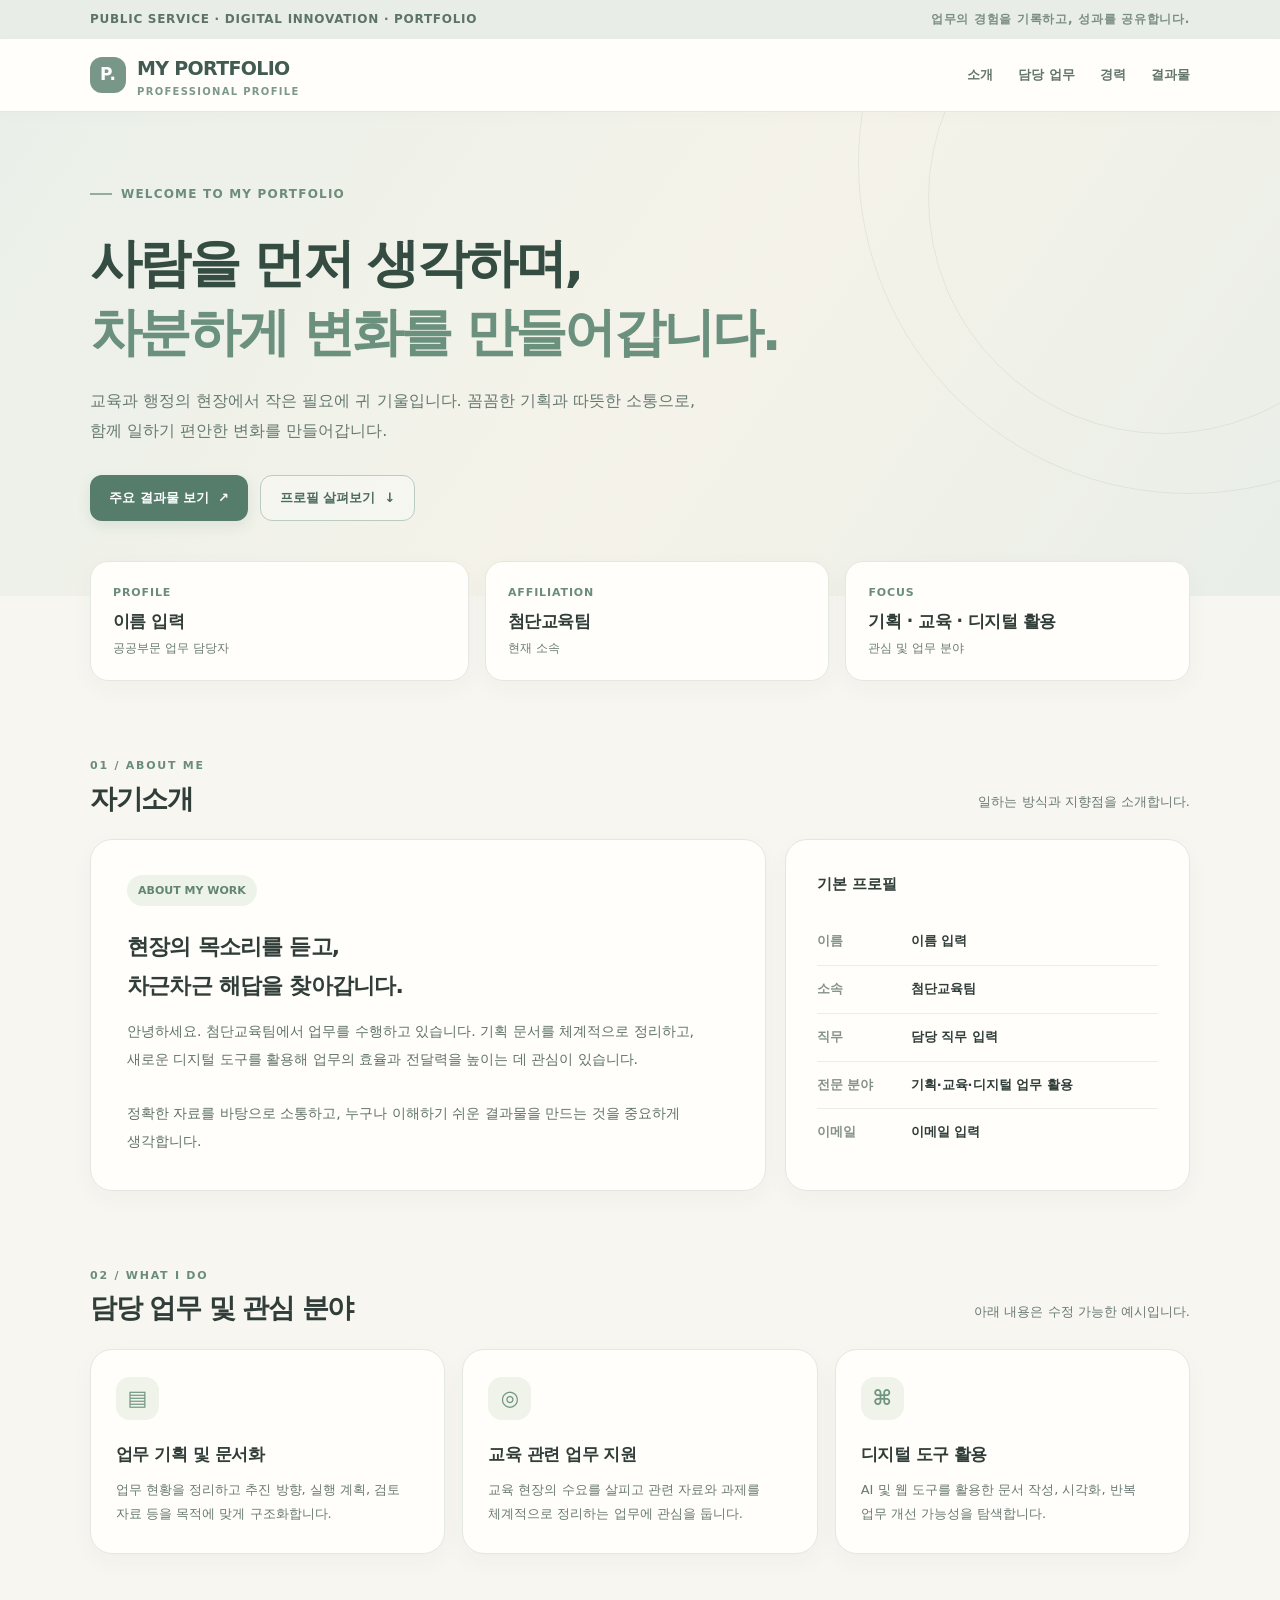
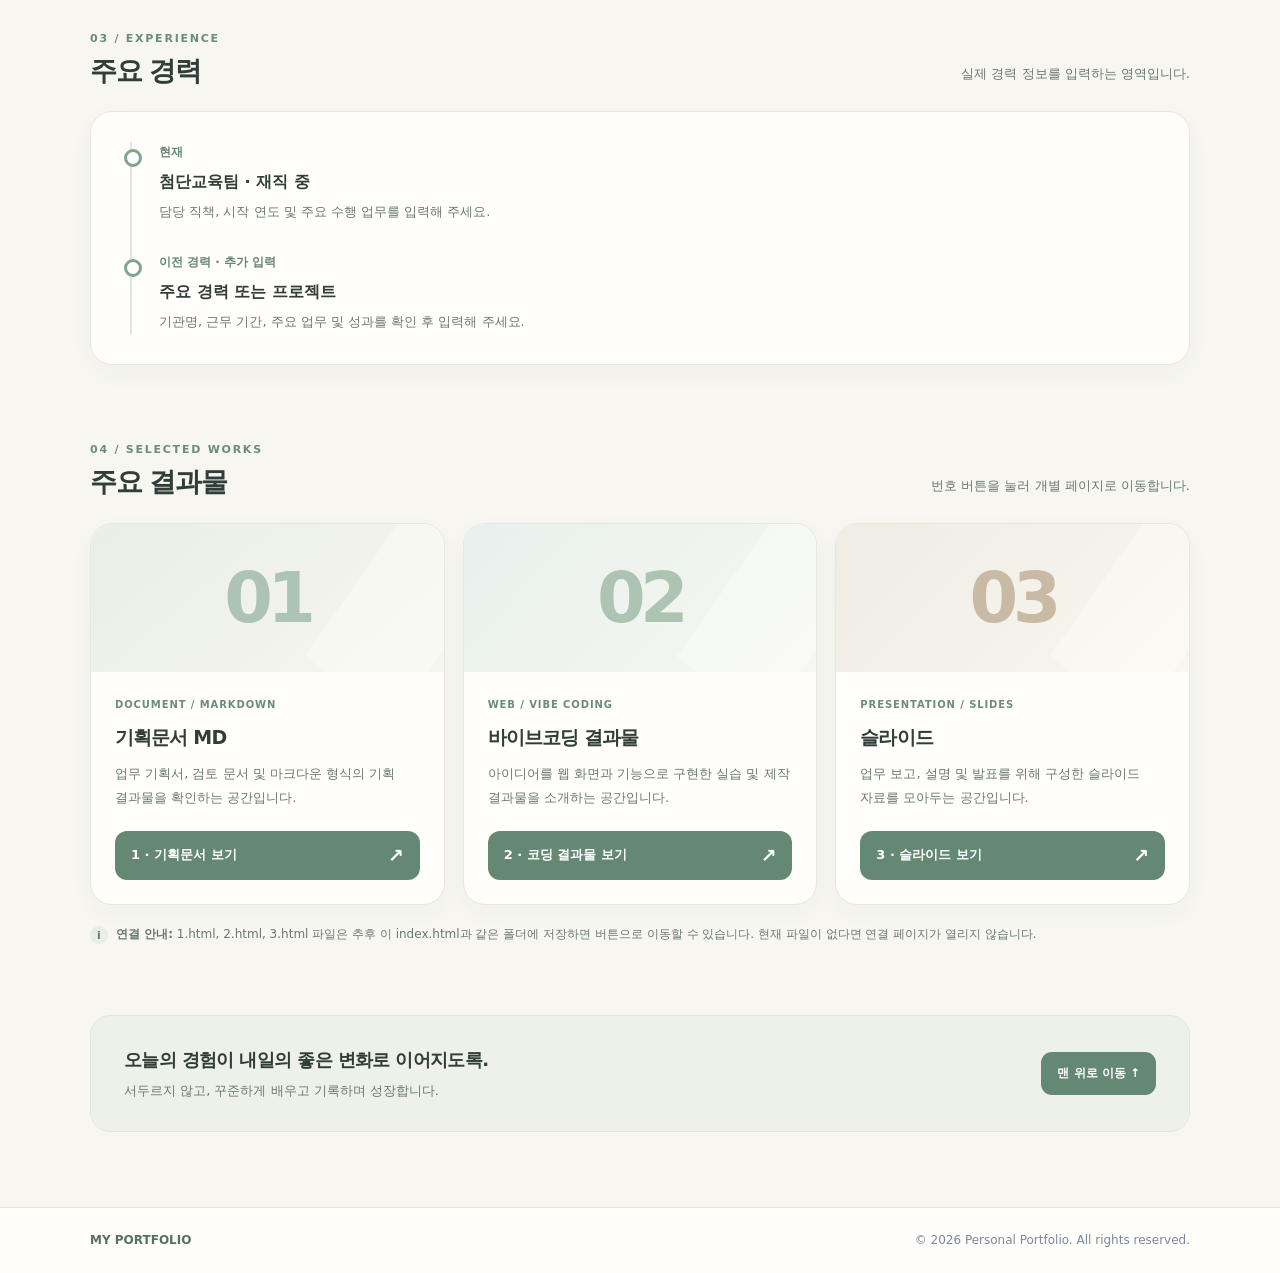
<file: index.html>
<!DOCTYPE html>
<html lang="ko">
<head>
  <meta charset="UTF-8" />
  <meta name="viewport" content="width=device-width, initial-scale=1" />
  <meta name="theme-color" content="#f6f4ee" />
  <meta name="description" content="공공부문 업무와 디지털 혁신을 연결하는 개인 포트폴리오" />
  <title>개인 포트폴리오 | 업무와 성과의 기록</title>
  <style>
    :root{--navy:#102b4c;--navy2:#183b62;--blue:#245fa6;--sky:#eaf2fb;--bg:#f5f7fb;--white:#fff;--text:#182b41;--muted:#607087;--line:#dce5f0;--shadow:0 16px 50px rgba(17,45,78,.08);--radius:19px}
    *{box-sizing:border-box}html{scroll-behavior:smooth}body{margin:0;font-family: "Pretendard","Noto Sans KR","Malgun Gothic",system-ui,-apple-system,sans-serif;background:var(--bg);color:var(--text);line-height:1.65;word-break:keep-all}a{color:inherit;text-decoration:none}button{font:inherit}a:focus-visible,button:focus-visible{outline:3px solid #69a9fa;outline-offset:4px} .container{width:min(1100px,calc(100% - 48px));margin:auto}
    .topbar{background:var(--navy);color:#dbe8f8;font-size:12px;font-weight:650;letter-spacing:.09em}.topbar .container{padding:9px 0;display:flex;justify-content:space-between;gap:10px}.topbar span:last-child{opacity:.78}
    header{background:#fff;border-bottom:1px solid var(--line);position:sticky;top:0;z-index:30;box-shadow:0 4px 16px rgba(10,29,54,.03)}.head{height:72px;display:flex;align-items:center;justify-content:space-between;gap:24px}.brand{display:flex;align-items:center;gap:11px;font-weight:850;letter-spacing:-.035em;color:var(--navy);font-size:19px}.brand-mark{display:grid;place-items:center;width:36px;height:36px;border-radius:10px;background:var(--navy);color:white;font-size:17px;letter-spacing:0}.brand small{font-size:10px;display:block;line-height:1.2;letter-spacing:.13em;color:var(--blue);font-weight:750}.nav{display:flex;gap:25px;align-items:center}.nav a{font-size:13px;font-weight:700;color:#586b82;transition:color .16s}.nav a:hover{color:var(--blue)}
    .hero{background:linear-gradient(128deg,#0d2747 0%,#183f69 72%,#225484 100%);color:white;position:relative;overflow:hidden}.hero:before,.hero:after{content:"";position:absolute;border:1px solid rgba(255,255,255,.09);border-radius:50%;pointer-events:none}.hero:before{width:660px;height:660px;right:-240px;top:-280px}.hero:after{width:470px;height:470px;right:-120px;top:-150px}.hero .container{position:relative;z-index:1;min-height:425px;display:flex;align-items:center;padding:64px 0 75px}.hero-content{max-width:740px}.eyebrow{display:inline-flex;gap:9px;align-items:center;font-size:12px;font-weight:750;letter-spacing:.12em;color:#9fcbff}.eyebrow:before{content:"";display:block;width:22px;height:2px;background:#9fcbff}.hero h1{font-size:clamp(32px,4.3vw,52px);letter-spacing:-.055em;line-height:1.34;margin:24px 0 18px;font-weight:850}.hero h1 em{font-style:normal;color:#9cccff}.hero p{color:#d0dff0;font-size:16px;max-width:620px;margin:0 0 28px}.hero-actions{display:flex;gap:12px;flex-wrap:wrap}.btn{display:inline-flex;align-items:center;justify-content:center;gap:9px;min-height:45px;border-radius:9px;padding:11px 19px;font-size:13px;font-weight:800;transition:transform .15s,background .15s,box-shadow .15s;cursor:pointer}.btn:hover{transform:translateY(-2px)}.btn:active,.project-link:active{transform:scale(.97)}.btn-primary{background:#fff;color:#183d66}.btn-primary:hover{background:#e8f2ff}.btn-outline{border:1px solid #8baccd;color:#fff}.btn-outline:hover{background:rgba(255,255,255,.12)}
    main{padding:0 0 75px}.quick{display:grid;grid-template-columns:1.1fr 1fr 1fr;gap:16px;position:relative;margin-top:-35px;z-index:2}.quick-card{background:white;border:1px solid var(--line);border-radius:14px;box-shadow:var(--shadow);padding:21px 22px;min-height:103px}.quick-card .meta{font-size:11px;font-weight:800;letter-spacing:.08em;color:var(--blue);text-transform:uppercase}.quick-card .value{font-size:17px;font-weight:850;line-height:1.4;letter-spacing:-.03em;margin-top:7px}.quick-card p{font-size:12px;color:var(--muted);margin:5px 0 0}
    section{scroll-margin-top:100px}.section-head{display:flex;align-items:end;justify-content:space-between;gap:20px;margin:75px 0 22px}.section-kicker{font-size:11px;letter-spacing:.16em;text-transform:uppercase;color:var(--blue);font-weight:850}.section-title{font-size:27px;font-weight:850;letter-spacing:-.05em;margin:5px 0 0;line-height:1.35}.section-description{font-size:13px;color:var(--muted);margin:0 0 3px}
    .intro-grid{display:grid;grid-template-columns:1.25fr .75fr;gap:19px}.panel{background:#fff;border:1px solid var(--line);border-radius:var(--radius);box-shadow:0 5px 25px rgba(27,52,78,.025)}.about{padding:35px 36px}.about .tag{display:inline-block;background:var(--sky);color:var(--blue);padding:6px 11px;border-radius:6px;font-size:11px;font-weight:850}.about h3{font-size:22px;letter-spacing:-.035em;margin:22px 0 13px}.about p{font-size:14px;line-height:1.95;color:#54667a;margin:0}.detail{padding:31px}.detail h3{font-size:15px;margin:0 0 21px}.info-row{padding:12px 0;border-bottom:1px solid #e9eef5;display:grid;grid-template-columns:86px 1fr;gap:8px;font-size:13px}.info-row:last-child{border:0}.info-row strong{color:#738198;font-weight:650}.info-row span{font-weight:750}
    .work-grid{display:grid;grid-template-columns:repeat(3,1fr);gap:17px}.work-card{padding:27px 25px;min-height:205px}.work-icon{width:43px;height:43px;display:grid;place-items:center;border-radius:12px;background:#e8f2ff;color:var(--blue);font-size:21px;font-weight:900}.work-card h3{font-size:17px;letter-spacing:-.03em;margin:20px 0 9px}.work-card p{color:var(--muted);font-size:13px;margin:0;line-height:1.8}
    .career{padding:30px 34px}.timeline{position:relative;padding-left:27px;border-left:2px solid #d7e5f5;margin-left:5px}.timeline-item{position:relative;padding:0 0 28px}.timeline-item:last-child{padding-bottom:0}.timeline-item:before{content:"";position:absolute;left:-35px;top:7px;width:12px;height:12px;background:#fff;border:3px solid var(--blue);border-radius:50%}.timeline .date{color:var(--blue);font-size:12px;font-weight:800}.timeline h3{font-size:16px;margin:5px 0 5px}.timeline p{margin:0;color:var(--muted);font-size:13px}
    .portfolio-head{margin-bottom:23px}.portfolio-grid{display:grid;grid-template-columns:repeat(3,1fr);gap:18px}.project{display:flex;flex-direction:column;overflow:hidden;transition:transform .2s,box-shadow .2s}.project:hover{transform:translateY(-5px);box-shadow:var(--shadow)}.project-visual{height:148px;display:flex;align-items:center;justify-content:center;position:relative;overflow:hidden;background:linear-gradient(140deg,#e5effc,#f5f9ff)}.project:nth-child(2) .project-visual{background:linear-gradient(135deg,#dbeaf5,#eff9ff)}.project:nth-child(3) .project-visual{background:linear-gradient(135deg,#e9edf9,#f6f6ff)}.project-visual:before{content:"";position:absolute;transform:rotate(35deg);height:220px;width:110px;right:-24px;background:rgba(255,255,255,.34)}.project-number{font-size:70px;font-weight:900;color:#a5bfdf;line-height:1;letter-spacing:-.08em}.project-body{padding:24px;display:flex;flex:1;flex-direction:column}.project-label{color:var(--blue);letter-spacing:.09em;font-size:10px;font-weight:850}.project h3{font-size:19px;letter-spacing:-.045em;margin:7px 0 8px}.project p{font-size:13px;color:var(--muted);margin:0 0 22px;line-height:1.8;flex:1}.project-link{display:flex;align-items:center;justify-content:space-between;background:var(--navy);color:#fff;border-radius:9px;font-weight:800;font-size:13px;padding:13px 16px;transition:background .16s,transform .16s}.project-link:hover{background:var(--blue)}.project-link .arrow{font-size:19px;line-height:1}
    .notice{margin-top:19px;font-size:12px;color:var(--muted);display:flex;gap:8px;align-items:flex-start}.notice-icon{background:#e5edf7;color:#426a9a;border-radius:50%;width:18px;height:18px;display:inline-grid;place-items:center;font-size:11px;font-weight:900;flex:none;margin-top:2px}.closing{margin-top:70px;padding:28px 33px;background:#e8f0f9;border:1px solid #dbe6f4;border-radius:16px;display:flex;justify-content:space-between;align-items:center;gap:20px}.closing h2{font-size:18px;margin:0 0 5px;letter-spacing:-.035em}.closing p{font-size:13px;margin:0;color:#66788d}.closing a{white-space:nowrap;background:var(--navy);color:white;font-size:12px;font-weight:800;padding:11px 16px;border-radius:8px}
    footer{border-top:1px solid var(--line);background:#fff;color:#7a899a;font-size:12px}.foot{padding:22px 0;display:flex;justify-content:space-between;gap:10px}.foot strong{color:var(--navy)}
    @media(max-width:780px){.nav{gap:14px}.nav a{font-size:12px}.hero .container{min-height:390px}.quick{grid-template-columns:1fr 1fr}.quick-card:first-child{grid-column:span 2}.intro-grid{grid-template-columns:1fr}.work-grid,.portfolio-grid{grid-template-columns:1fr 1fr}.project:last-child{grid-column:span 2}.project:last-child .project-visual{height:130px}}
    @media(max-width:540px){.container{width:min(100% - 34px,1100px)}.topbar{font-size:10px}.topbar span:last-child{display:none}.head{height:62px}.brand{font-size:16px}.brand-mark{width:32px;height:32px}.brand small{font-size:8px}.nav{gap:12px}.nav a{font-size:11px}.nav a:nth-child(2){display:none}.hero .container{min-height:375px;padding:55px 0 70px}.hero h1{font-size:32px}.hero p{font-size:14px}.quick{grid-template-columns:1fr;gap:10px;margin-top:-25px}.quick-card:first-child{grid-column:auto}.quick-card{min-height:0;padding:17px 20px}.section-head{margin:55px 0 17px;display:block}.section-title{font-size:24px}.section-description{margin-top:7px}.about,.detail,.career{padding:25px 23px}.about h3{font-size:20px}.work-grid,.portfolio-grid{grid-template-columns:1fr;gap:12px}.work-card{min-height:0;padding:24px}.project:last-child{grid-column:auto}.project-visual,.project:last-child .project-visual{height:125px}.project-body{padding:20px}.closing{display:block;padding:23px;margin-top:55px}.closing a{display:inline-flex;margin-top:17px}.foot{display:block}.foot span{display:block;margin-top:4px}}
    @media(prefers-reduced-motion:reduce){html{scroll-behavior:auto}*,*:before,*:after{transition:none!important;animation:none!important}}

    /* Calm & warm public-service visual direction */
    :root{--navy:#3d554f;--navy2:#506960;--blue:#52796c;--sky:#eef3ec;--bg:#f7f6f1;--white:#fffefa;--text:#303d39;--muted:#697973;--line:#e3e7df;--shadow:0 14px 38px rgba(64,83,74,.055);--radius:22px}
    body{background:var(--bg);color:var(--text);line-height:1.75}
    .topbar{background:#e8eee7;color:#5d7369;font-weight:600;letter-spacing:.06em}
    header{background:rgba(255,254,250,.96);box-shadow:0 3px 15px rgba(64,83,74,.025)}
    .brand{color:#425b52}.brand-mark{background:#789789;border-radius:12px}.brand small{color:#7c9888}
    .nav a{color:#63756c}.nav a:hover{color:#3e6d5a}
    .hero{background:linear-gradient(125deg,#eaf0e9 0%,#f5f3e9 54%,#e9eee8 100%);color:#344c42}
    .hero:before,.hero:after{border-color:rgba(103,137,117,.12)}
    .hero .container{min-height:410px}
    .eyebrow{color:#6c8c7d;letter-spacing:.1em}.eyebrow:before{background:#93ad9d}
    .hero h1{font-weight:780;letter-spacing:-.052em}.hero h1 em{color:#6b907d}
    .hero p{color:#667970;line-height:1.9}
    .btn{border-radius:12px;transition:background .18s,box-shadow .18s,transform .18s}
    .btn:hover{transform:translateY(-1px)}
    .btn-primary{background:#567c6b;color:white;box-shadow:0 5px 14px rgba(71,112,93,.12)}.btn-primary:hover{background:#476d5c}
    .btn-outline{border:1px solid #bacbc0;color:#4c6b5d;background:rgba(255,255,255,.3)}.btn-outline:hover{background:rgba(255,255,255,.7)}
    .quick-card,.panel{background:#fffefa;border-color:#e5e8e0;box-shadow:0 8px 25px rgba(56,76,64,.035)}
    .quick-card{border-radius:18px}.quick-card .meta,.section-kicker,.project-label{color:#6a8d7b}
    .section-title{font-weight:780}.about .tag{background:#edf3e9;color:#638473;border-radius:20px}
    .about p{color:#5f7268}.info-row{border-bottom-color:#ebeee7}.info-row strong{color:#85928a}
    .work-icon{background:#eff3e9;color:#6f9480;border-radius:14px}
    .timeline{border-left-color:#dae7dd}.timeline-item:before{border-color:#80a48e}.timeline .date{color:#648773}
    .project{transition:transform .18s,box-shadow .18s}.project:hover{transform:translateY(-2px);box-shadow:0 16px 35px rgba(56,76,64,.075)}
    .project-visual{background:linear-gradient(140deg,#e9efe6,#f7f6ed)}
    .project:nth-child(2) .project-visual{background:linear-gradient(135deg,#e8f0ed,#f6f7f1)}
    .project:nth-child(3) .project-visual{background:linear-gradient(135deg,#efece4,#f8f6ee)}
    .project-number{color:#adc4b2;font-weight:750}.project:nth-child(3) .project-number{color:#c8baa5}
    .project-link{background:#658875;border-radius:12px}.project-link:hover{background:#4b735e}
    .notice-icon{background:#e7eee6;color:#5f806c}
    .closing{background:#edf1e9;border:1px solid #dfe8db;border-radius:20px}.closing p{color:#6a796f}.closing a{background:#658875;border-radius:11px}
    footer{background:#fffefa}.foot strong{color:#547261}
    a:focus-visible,button:focus-visible{outline-color:#7ca48d}
  </style>
</head>
<body>
  <div class="topbar"><div class="container"><span>PUBLIC SERVICE · DIGITAL INNOVATION · PORTFOLIO</span><span>업무의 경험을 기록하고, 성과를 공유합니다.</span></div></div>
  <header><div class="container head"><a class="brand" href="#top" aria-label="포트폴리오 첫 화면"><span class="brand-mark">P.</span><span>MY PORTFOLIO<small>PROFESSIONAL PROFILE</small></span></a><nav class="nav" aria-label="주요 메뉴"><a href="#about">소개</a><a href="#work">담당 업무</a><a href="#career">경력</a><a href="#portfolio">결과물</a></nav></div></header>
  <div id="top" class="hero"><div class="container"><div class="hero-content"><div class="eyebrow">WELCOME TO MY PORTFOLIO</div><h1>사람을 먼저 생각하며,<br /><em>차분하게 변화를 만들어갑니다.</em></h1><p>교육과 행정의 현장에서 작은 필요에 귀 기울입니다. 꼼꼼한 기획과 따뜻한 소통으로, 함께 일하기 편안한 변화를 만들어갑니다.</p><div class="hero-actions"><a href="#portfolio" class="btn btn-primary">주요 결과물 보기 <span aria-hidden="true">↗</span></a><a href="#about" class="btn btn-outline">프로필 살펴보기 <span aria-hidden="true">↓</span></a></div></div></div></div>
  <main class="container">
    <div class="quick" aria-label="기본 정보"><div class="quick-card"><div class="meta">PROFILE</div><div class="value" data-profile="name">이름 입력</div><p>공공부문 업무 담당자</p></div><div class="quick-card"><div class="meta">AFFILIATION</div><div class="value">첨단교육팀</div><p>현재 소속</p></div><div class="quick-card"><div class="meta">FOCUS</div><div class="value">기획 · 교육 · 디지털 활용</div><p>관심 및 업무 분야</p></div></div>
    <section id="about"><div class="section-head"><div><div class="section-kicker">01 / ABOUT ME</div><h2 class="section-title">자기소개</h2></div><p class="section-description">일하는 방식과 지향점을 소개합니다.</p></div><div class="intro-grid"><article class="panel about"><span class="tag">ABOUT MY WORK</span><h3>현장의 목소리를 듣고,<br />차근차근 해답을 찾아갑니다.</h3><p>안녕하세요. 첨단교육팀에서 업무를 수행하고 있습니다. 기획 문서를 체계적으로 정리하고, 새로운 디지털 도구를 활용해 업무의 효율과 전달력을 높이는 데 관심이 있습니다.<br /><br />정확한 자료를 바탕으로 소통하고, 누구나 이해하기 쉬운 결과물을 만드는 것을 중요하게 생각합니다.</p></article><aside class="panel detail"><h3>기본 프로필</h3><div class="info-row"><strong>이름</strong><span>이름 입력</span></div><div class="info-row"><strong>소속</strong><span>첨단교육팀</span></div><div class="info-row"><strong>직무</strong><span>담당 직무 입력</span></div><div class="info-row"><strong>전문 분야</strong><span>기획·교육·디지털 업무 활용</span></div><div class="info-row"><strong>이메일</strong><span>이메일 입력</span></div></aside></div></section>
    <section id="work"><div class="section-head"><div><div class="section-kicker">02 / WHAT I DO</div><h2 class="section-title">담당 업무 및 관심 분야</h2></div><p class="section-description">아래 내용은 수정 가능한 예시입니다.</p></div><div class="work-grid"><article class="panel work-card"><div class="work-icon" aria-hidden="true">▤</div><h3>업무 기획 및 문서화</h3><p>업무 현황을 정리하고 추진 방향, 실행 계획, 검토 자료 등을 목적에 맞게 구조화합니다.</p></article><article class="panel work-card"><div class="work-icon" aria-hidden="true">◎</div><h3>교육 관련 업무 지원</h3><p>교육 현장의 수요를 살피고 관련 자료와 과제를 체계적으로 정리하는 업무에 관심을 둡니다.</p></article><article class="panel work-card"><div class="work-icon" aria-hidden="true">⌘</div><h3>디지털 도구 활용</h3><p>AI 및 웹 도구를 활용한 문서 작성, 시각화, 반복 업무 개선 가능성을 탐색합니다.</p></article></div></section>
    <section id="career"><div class="section-head"><div><div class="section-kicker">03 / EXPERIENCE</div><h2 class="section-title">주요 경력</h2></div><p class="section-description">실제 경력 정보를 입력하는 영역입니다.</p></div><div class="panel career"><div class="timeline"><div class="timeline-item"><div class="date">현재</div><h3>첨단교육팀 · 재직 중</h3><p>담당 직책, 시작 연도 및 주요 수행 업무를 입력해 주세요.</p></div><div class="timeline-item"><div class="date">이전 경력 · 추가 입력</div><h3>주요 경력 또는 프로젝트</h3><p>기관명, 근무 기간, 주요 업무 및 성과를 확인 후 입력해 주세요.</p></div></div></div></section>
    <section id="portfolio"><div class="section-head portfolio-head"><div><div class="section-kicker">04 / SELECTED WORKS</div><h2 class="section-title">주요 결과물</h2></div><p class="section-description">번호 버튼을 눌러 개별 페이지로 이동합니다.</p></div><div class="portfolio-grid">
      <article class="panel project"><div class="project-visual" aria-hidden="true"><span class="project-number">01</span></div><div class="project-body"><div class="project-label">DOCUMENT / MARKDOWN</div><h3>기획문서 MD</h3><p>업무 기획서, 검토 문서 및 마크다운 형식의 기획 결과물을 확인하는 공간입니다.</p><a class="project-link" href="1.html" aria-label="1번 기획문서 MD 페이지로 이동"><span>1 · 기획문서 보기</span><span class="arrow" aria-hidden="true">↗</span></a></div></article>
      <article class="panel project"><div class="project-visual" aria-hidden="true"><span class="project-number">02</span></div><div class="project-body"><div class="project-label">WEB / VIBE CODING</div><h3>바이브코딩 결과물</h3><p>아이디어를 웹 화면과 기능으로 구현한 실습 및 제작 결과물을 소개하는 공간입니다.</p><a class="project-link" href="2.html" aria-label="2번 바이브코딩 결과물 페이지로 이동"><span>2 · 코딩 결과물 보기</span><span class="arrow" aria-hidden="true">↗</span></a></div></article>
      <article class="panel project"><div class="project-visual" aria-hidden="true"><span class="project-number">03</span></div><div class="project-body"><div class="project-label">PRESENTATION / SLIDES</div><h3>슬라이드</h3><p>업무 보고, 설명 및 발표를 위해 구성한 슬라이드 자료를 모아두는 공간입니다.</p><a class="project-link" href="3.html" aria-label="3번 슬라이드 페이지로 이동"><span>3 · 슬라이드 보기</span><span class="arrow" aria-hidden="true">↗</span></a></div></article>
    </div><p class="notice"><span class="notice-icon" aria-hidden="true">i</span><span><strong>연결 안내:</strong> 1.html, 2.html, 3.html 파일은 추후 이 index.html과 같은 폴더에 저장하면 버튼으로 이동할 수 있습니다. 현재 파일이 없다면 연결 페이지가 열리지 않습니다.</span></p></section>
    <div class="closing"><div><h2>오늘의 경험이 내일의 좋은 변화로 이어지도록.</h2><p>서두르지 않고, 꾸준하게 배우고 기록하며 성장합니다.</p></div><a href="#top">맨 위로 이동 ↑</a></div>
  </main>
  <footer><div class="container foot"><strong>MY PORTFOLIO</strong><span>© <span id="year">2026</span> Personal Portfolio. All rights reserved.</span></div></footer>
  <script>
    document.getElementById('year').textContent = new Date().getFullYear();
  </script>
</body>
</html>
</file>
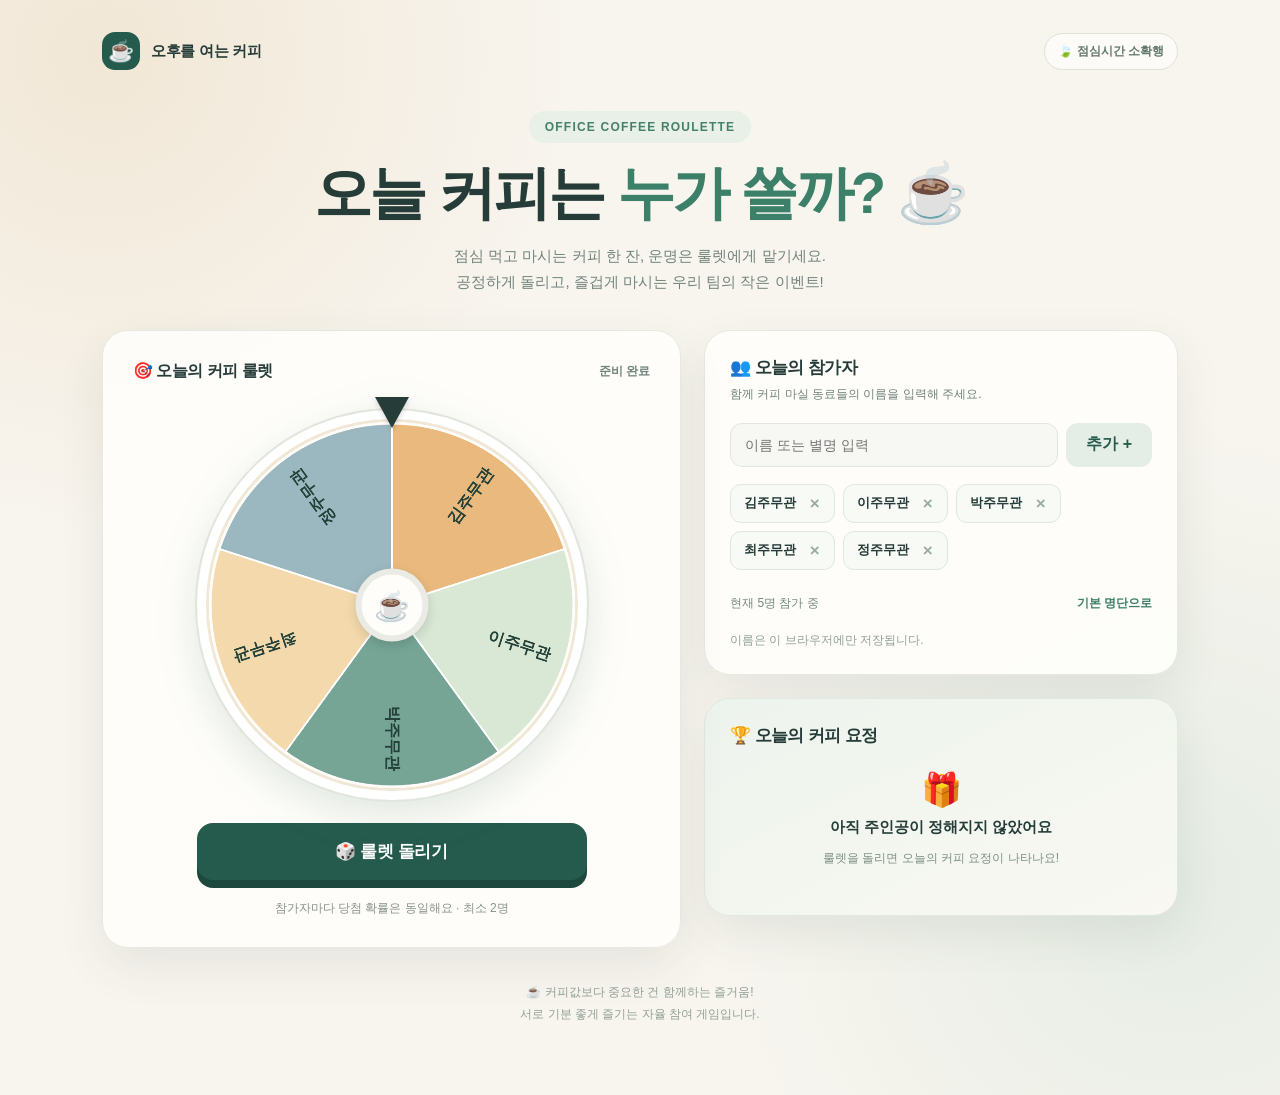
<file: 2.html>
<!doctype html>
<html lang="ko">
<head>
  <meta charset="utf-8" />
  <meta name="viewport" content="width=device-width, initial-scale=1" />
  <meta name="theme-color" content="#f8f5ef" />
  <title>오늘 커피는 누가? | 점심시간 커피 룰렛</title>
  <style>
    :root{color-scheme:light;--ink:#263c38;--muted:#71837b;--green:#255b4d;--green2:#3c8069;--cream:#f8f5ef;--white:#fffefa;--line:#e6e6dc;--orange:#eea15f;--shadow:0 18px 48px rgba(42,64,52,.09)}
    *{box-sizing:border-box}html{scroll-behavior:smooth}body{margin:0;background:radial-gradient(circle at 8% 5%,#f1e7d6 0,transparent 31%),radial-gradient(circle at 92% 81%,#e6ede4 0,transparent 32%),var(--cream);font-family:Pretendard,'Noto Sans KR','Apple SD Gothic Neo','Malgun Gothic',sans-serif;color:var(--ink);min-height:100vh}
    button,input,textarea{font:inherit}button{cursor:pointer}button:focus-visible,input:focus-visible,textarea:focus-visible{outline:3px solid #eba86d;outline-offset:3px}
    .wrap{max-width:1120px;margin:auto;padding:32px 22px 70px}.top{display:flex;justify-content:space-between;align-items:center;gap:16px;margin-bottom:41px}.brand{display:flex;align-items:center;gap:11px;font-size:15px;font-weight:850;letter-spacing:-.3px}.brand-icon{display:grid;place-items:center;width:38px;height:38px;background:var(--green);border-radius:13px;color:white;font-size:21px}.pill{border:1px solid #dce2d8;background:#ffffff9c;color:#64786d;border-radius:100px;font-size:12px;font-weight:750;padding:9px 13px}
    .heading{text-align:center;margin:0 auto 36px}.eyebrow{display:inline-block;color:#45806b;background:#e8f0e8;font-size:12px;letter-spacing:1.2px;font-weight:900;border-radius:30px;padding:9px 16px;margin-bottom:15px}.heading h1{font-size:clamp(34px,5.4vw,58px);line-height:1.19;letter-spacing:-2.8px;margin:0 0 16px;font-weight:900}.heading h1 em{font-style:normal;color:var(--green2)}.heading p{margin:0;color:var(--muted);font-size:15px;line-height:1.7}
    .layout{display:grid;grid-template-columns:minmax(0,1.1fr) minmax(325px,.9fr);gap:23px;align-items:stretch}.panel{background:rgba(255,254,251,.9);border:1px solid #e7e9e0;box-shadow:var(--shadow);border-radius:26px;padding:30px;min-width:0}.roulette-panel{display:flex;flex-direction:column;align-items:center;justify-content:center;min-height:560px;position:relative;overflow:hidden}.panel-head{width:100%;display:flex;align-items:center;justify-content:space-between;margin-bottom:25px}.section-label{font-size:16px;font-weight:850;letter-spacing:-.5px}.sub-label{font-size:12px;font-weight:700;color:var(--muted)}
    .wheel-wrap{position:relative;width:min(100%,390px);aspect-ratio:1;margin:3px auto 23px;filter:drop-shadow(0 14px 19px rgba(37,91,77,.13))}.wheel{width:100%;height:100%;display:block;border-radius:50%;background:#f0e7d5;border:9px solid #fff;box-shadow:0 0 0 2px #e1e6dd}.pointer{position:absolute;left:50%;top:-13px;transform:translateX(-50%);z-index:3;width:0;height:0;border-left:17px solid transparent;border-right:17px solid transparent;border-top:31px solid var(--ink);filter:drop-shadow(0 3px 2px #0002)}.hub{position:absolute;top:50%;left:50%;transform:translate(-50%,-50%);width:73px;height:73px;border-radius:50%;background:#fffdfa;border:6px solid #e9ebe4;display:grid;place-items:center;font-size:29px;box-shadow:0 4px 12px #0002;pointer-events:none}.primary{width:100%;border:0;border-radius:16px;background:var(--green);color:white;padding:17px 20px;font-size:17px;font-weight:850;letter-spacing:-.4px;box-shadow:0 8px 0 #1c483d;transition:transform .15s,box-shadow .15s,background .15s}.primary:not(:disabled):active{transform:translateY(6px);box-shadow:0 2px 0 #1c483d}.primary:hover:not(:disabled){background:#34705f}.primary:disabled{opacity:.5;cursor:not-allowed;box-shadow:none}.wheel-cta{width:min(100%,390px)}.under-wheel{color:#879389;font-size:12px;margin:20px 0 0;text-align:center}
    .side{display:flex;flex-direction:column;gap:23px}.side .panel{padding:25px}.side h2{font-size:17px;letter-spacing:-.6px;margin:0 0 6px}.side .desc{font-size:12px;color:var(--muted);margin:0 0 18px;line-height:1.65}.input-row{display:flex;gap:8px}.name-input{width:100%;min-width:0;background:#f7f8f4;border:1px solid #e1e7df;border-radius:12px;padding:13px 14px;font-size:14px;color:var(--ink)}.add{flex-shrink:0;padding:0 20px;border:0;border-radius:12px;background:#e5eee6;color:var(--green);font-weight:850}.add:hover{background:#d6e6d9}.chips{display:flex;flex-wrap:wrap;gap:8px;margin:17px 0}.chip{display:inline-flex;align-items:center;gap:9px;padding:9px 10px 9px 13px;border:1px solid #e0e7df;border-radius:11px;background:#f8faf6;font-size:13px;font-weight:750}.chip button{padding:0;display:grid;place-items:center;width:19px;height:19px;background:transparent;border:0;color:#9aaca1;font-size:17px;line-height:1}.chip button:hover{color:#bd6657}.row-end{display:flex;justify-content:space-between;align-items:center;gap:12px}.count{font-size:12px;color:#75887d}.text-btn{background:none;border:0;color:var(--green2);font-weight:800;font-size:12px;padding:8px 0}.text-btn:hover{text-decoration:underline}.helper{font-size:12px;color:#91a097;line-height:1.5;margin:11px 0 0}
    .result-panel{background:linear-gradient(155deg,#edf4ed,#f9f8f2);border-color:#dfe9df}.result-empty{text-align:center;padding:17px 5px 10px}.result-empty .icon{font-size:33px;margin-bottom:9px}.result-empty strong{font-size:15px}.result-empty p{font-size:12px;color:#7e9082;line-height:1.6}.result-show{text-align:center;padding:8px 0}.result-tag{font-size:12px;color:#5c8773;font-weight:800;letter-spacing:.8px}.winner{font-size:clamp(30px,4vw,42px);font-weight:900;letter-spacing:-1.4px;margin:9px 0 4px;overflow-wrap:anywhere}.result-msg{font-size:13px;color:#6e8375}.result-actions{display:flex;justify-content:center;gap:9px;margin-top:17px}.small-btn{border:1px solid #d6e5d7;background:#fffdf7;border-radius:10px;padding:10px 13px;color:var(--green);font-size:12px;font-weight:850}.small-btn:hover{background:#eff6ed}.history{margin-top:18px;padding-top:14px;border-top:1px solid #e0e9df}.history-head{display:flex;justify-content:space-between;align-items:center;margin-bottom:10px;font-size:12px;font-weight:850}.history-list{display:flex;flex-direction:column;gap:7px;max-height:140px;overflow:auto}.history-line{display:flex;justify-content:space-between;align-items:center;font-size:12px;color:#6f8376;padding:7px 10px;background:#ffffff8c;border-radius:8px}.history-line strong{color:var(--green)}.footer{text-align:center;font-size:12px;color:#92a096;margin-top:34px;line-height:1.8}.confetti{position:fixed;top:-22px;pointer-events:none;z-index:10;width:10px;height:16px;opacity:0;animation:fall var(--dur) linear forwards;left:var(--left);background:var(--color);transform:rotate(var(--rot))}@keyframes fall{0%{opacity:1;transform:translateY(-5vh) rotate(0)}90%{opacity:1}100%{opacity:0;transform:translateY(108vh) rotate(720deg)}}
    @media(max-width:790px){.wrap{padding:22px 15px 42px}.top{margin-bottom:32px}.heading{margin-bottom:25px}.heading h1{letter-spacing:-1.8px}.layout{grid-template-columns:1fr;gap:16px}.roulette-panel{min-height:0}.panel{padding:23px 20px}.side{gap:16px}.wheel-wrap{width:min(100%,345px)}.pill{font-size:11px}.side .panel{padding:23px 20px}}@media(max-width:400px){.brand{font-size:13px}.heading p{font-size:13px}.wheel-wrap{width:min(100%,295px)}.panel{border-radius:21px}}
    @media(prefers-reduced-motion:reduce){*,*:before,*:after{scroll-behavior:auto!important;animation-duration:.01ms!important;transition-duration:.01ms!important}}
  </style>
</head>
<body>
  <div class="wrap">
    <header class="top"><div class="brand"><div class="brand-icon" aria-hidden="true">☕</div><span>오후를 여는 커피</span></div><span class="pill">🍃 점심시간 소확행</span></header>
    <div class="heading"><span class="eyebrow">OFFICE COFFEE ROULETTE</span><h1>오늘 커피는 <em>누가 쏠까?</em> ☕</h1><p>점심 먹고 마시는 커피 한 잔, 운명은 룰렛에게 맡기세요.<br>공정하게 돌리고, 즐겁게 마시는 우리 팀의 작은 이벤트!</p></div>
    <main class="layout">
      <section class="panel roulette-panel" aria-label="커피 룰렛"><div class="panel-head"><span class="section-label">🎯 오늘의 커피 룰렛</span><span class="sub-label" id="wheelStatus">준비 완료</span></div><div class="wheel-wrap"><div class="pointer" aria-hidden="true"></div><canvas id="wheel" class="wheel" width="800" height="800" role="img" aria-label="참가자 이름이 표시된 룰렛"></canvas><div class="hub" aria-hidden="true">☕</div></div><div class="wheel-cta"><button class="primary" id="spinButton" type="button">🎲 룰렛 돌리기</button></div><p class="under-wheel">참가자마다 당첨 확률은 동일해요 · 최소 2명</p></section>
      <aside class="side"><section class="panel"><h2>👥 오늘의 참가자</h2><p class="desc">함께 커피 마실 동료들의 이름을 입력해 주세요.</p><form class="input-row" id="addForm"><input id="nameInput" class="name-input" type="text" maxlength="16" placeholder="이름 또는 별명 입력" autocomplete="off" aria-label="참가자 이름"><button class="add" type="submit">추가 +</button></form><div class="chips" id="chips" aria-live="polite"></div><div class="row-end"><span class="count" id="count"></span><button class="text-btn" id="resetNames" type="button">기본 명단으로</button></div><p class="helper">이름은 이 브라우저에만 저장됩니다.</p></section><section class="panel result-panel" id="resultPanel" aria-live="polite"><h2>🏆 오늘의 커피 요정</h2><div id="resultArea" class="result-empty"><div class="icon">🎁</div><strong>아직 주인공이 정해지지 않았어요</strong><p>룰렛을 돌리면 오늘의 커피 요정이 나타나요!</p></div><div class="history" id="historyBlock" hidden><div class="history-head"><span>최근 당첨 기록</span><button class="text-btn" id="clearHistory" type="button">기록 지우기</button></div><div class="history-list" id="historyList"></div></div></section></aside>
    </main><footer class="footer">☕ 커피값보다 중요한 건 함께하는 즐거움!<br>서로 기분 좋게 즐기는 자율 참여 게임입니다.</footer>
  </div>
  <script>
  (()=>{'use strict';
    const KEY='office-coffee-roulette-v1'; const HISTORY='office-coffee-history-v1';
    const defaults=['김주무관','이주무관','박주무관','최주무관','정주무관'];
    const palette=['#e9b97d','#d8e8d4','#76a596','#f4d9ad','#9bb8c0','#b4cab1','#f0c4a5','#b3a7ba','#d9d9a0','#d9afa0'];
    const $=id=>document.getElementById(id);const canvas=$('wheel'),ctx=canvas.getContext('2d');
    const sanitize=s=>String(s).trim().replace(/\s+/g,' ').slice(0,16);
    function load(key,fallback){try{const x=JSON.parse(localStorage.getItem(key));return Array.isArray(x)?x:fallback}catch{return fallback}}
    let people=load(KEY,defaults).filter(x=>typeof x==='string'&&x.trim()).slice(0,30);if(!people.length)people=[...defaults];
    let history=load(HISTORY,[]).filter(x=>x&&typeof x.name==='string').slice(0,8);
    let angle=0,spinning=false,raf=null;
    function save(){try{localStorage.setItem(KEY,JSON.stringify(people));localStorage.setItem(HISTORY,JSON.stringify(history))}catch{}}
    function randomInt(max){if(window.crypto&&crypto.getRandomValues){const a=new Uint32Array(1),limit=Math.floor(4294967296/max)*max;do{crypto.getRandomValues(a)}while(a[0]>=limit);return a[0]%max}return Math.floor(Math.random()*max)}
    function draw(){const N=people.length,sz=canvas.width,c=sz/2,r=c-9;ctx.clearRect(0,0,sz,sz);if(!N)return;const step=Math.PI*2/N;for(let i=0;i<N;i++){const start=angle+i*step-Math.PI/2,mid=start+step/2;ctx.beginPath();ctx.moveTo(c,c);ctx.arc(c,c,r,start,start+step);ctx.closePath();ctx.fillStyle=palette[i%palette.length];ctx.fill();ctx.strokeStyle='#ffffff';ctx.lineWidth=4;ctx.stroke();ctx.save();ctx.translate(c,c);ctx.rotate(mid);ctx.textAlign='right';ctx.textBaseline='middle';ctx.fillStyle='#244239';ctx.font=`800 ${N>18?17:N>12?22:N>8?27:35}px sans-serif`;const text=people[i],maxWidth=r*.72;ctx.fillText(text,r-33,0,maxWidth);ctx.restore()}ctx.beginPath();ctx.arc(c,c,r,0,Math.PI*2);ctx.strokeStyle='#fefdfa';ctx.lineWidth=6;ctx.stroke()}
    function update(){const chips=$('chips');chips.replaceChildren();people.forEach((name,i)=>{const el=document.createElement('span');el.className='chip';const txt=document.createElement('span');txt.textContent=name;const btn=document.createElement('button');btn.type='button';btn.textContent='×';btn.setAttribute('aria-label',name+' 삭제');btn.disabled=spinning;btn.addEventListener('click',()=>{if(spinning)return;people.splice(i,1);save();update()});el.append(txt,btn);chips.append(el)});$('count').textContent=`현재 ${people.length}명 참가 중`;$('spinButton').disabled=spinning||people.length<2;$('wheelStatus').textContent=spinning?'두근두근…':people.length<2?'2명 이상 입력':'준비 완료';draw();renderHistory()}
    function renderHistory(){const b=$('historyBlock'),list=$('historyList');b.hidden=!history.length;list.replaceChildren();history.forEach(h=>{const line=document.createElement('div');line.className='history-line';const d=document.createElement('span');d.textContent=h.time||'';const n=document.createElement('strong');n.textContent=h.name;line.append(d,n);list.append(line)})}
    function escapeHTML(t){return String(t).replace(/[&<>"']/g,x=>({'&':'&amp;','<':'&lt;','>':'&gt;','"':'&quot;',"'":'&#39;'}[x]))}
    function result(name){const a=$('resultArea');a.className='result-show';a.innerHTML=`<div class="result-tag">✨ CONGRATULATIONS ✨</div><div class="winner">${escapeHTML(name)} 🎉</div><div class="result-msg">오늘의 커피 요정으로 선정되셨습니다!</div><div class="result-actions"><button class="small-btn" id="again" type="button">↻ 한 번 더</button><button class="small-btn" id="copyResult" type="button">📋 결과 복사</button></div>`;$('again').addEventListener('click',spin);$('copyResult').addEventListener('click',async()=>{const text=`☕ 오늘 커피는 ${name}님이 쏩니다! 🎉`;try{await navigator.clipboard.writeText(text);$('copyResult').textContent='✓ 복사 완료'}catch{window.prompt('결과를 복사하세요',text)}});const now=new Date();history.unshift({name,time:new Intl.DateTimeFormat('ko-KR',{month:'numeric',day:'numeric',hour:'2-digit',minute:'2-digit'}).format(now)});history=history.slice(0,8);save();renderHistory();confetti()}
    function confetti(){if(matchMedia('(prefers-reduced-motion: reduce)').matches)return;const colors=['#d4a764','#72a891','#e9c68c','#b2c0a1','#df907c'];for(let i=0;i<55;i++){const e=document.createElement('i');e.className='confetti';e.style.setProperty('--left',`${randomInt(100)}vw`);e.style.setProperty('--dur',`${2+randomInt(25)/10}s`);e.style.setProperty('--color',colors[randomInt(colors.length)]);e.style.setProperty('--rot',`${randomInt(360)}deg`);e.style.animationDelay=`${randomInt(65)/100}s`;document.body.append(e);setTimeout(()=>e.remove(),4800)}}
    function spin(){if(spinning||people.length<2)return;spinning=true;$('resultArea').className='result-empty';$('resultArea').innerHTML='<div class="icon">☕</div><strong>두근두근, 누가 걸릴까요?</strong><p>공정한 룰렛이 돌아가고 있어요!</p>';update();const N=people.length,step=Math.PI*2/N,winner=randomInt(N),tau=Math.PI*2;const normalized=((angle%tau)+tau)%tau;const target=((tau-((winner+.5)*step)%tau)%tau);const offset=(target-normalized+tau)%tau;const finalAngle=angle+tau*(5+randomInt(3))+offset;const start=angle,diff=finalAngle-start,duration=4200+randomInt(700),t0=performance.now();function tick(t){const p=Math.min(1,(t-t0)/duration),ease=1-Math.pow(1-p,4);angle=start+diff*ease;draw();if(p<1){raf=requestAnimationFrame(tick)}else{angle=finalAngle%tau;spinning=false;update();result(people[winner]);if(innerWidth<790)$('resultPanel').scrollIntoView({behavior:'smooth',block:'nearest'})}}if(matchMedia('(prefers-reduced-motion: reduce)').matches){angle=finalAngle%tau;spinning=false;update();result(people[winner])}else raf=requestAnimationFrame(tick)}
    $('addForm').addEventListener('submit',e=>{e.preventDefault();if(spinning)return;const input=$('nameInput'),name=sanitize(input.value);if(!name){input.focus();return}if(people.includes(name)){alert('이미 참가 중인 이름이에요.');input.select();return}if(people.length>=30){alert('참가자는 최대 30명까지 추가할 수 있어요.');return}people.push(name);input.value='';input.focus();save();update()});$('spinButton').addEventListener('click',spin);$('resetNames').addEventListener('click',()=>{if(spinning)return;if(confirm('참가자 명단을 기본 예시로 변경할까요?')){people=[...defaults];save();update()}});$('clearHistory').addEventListener('click',()=>{history=[];save();renderHistory()});update();
  })();
  </script>
</body>
</html>
</file>
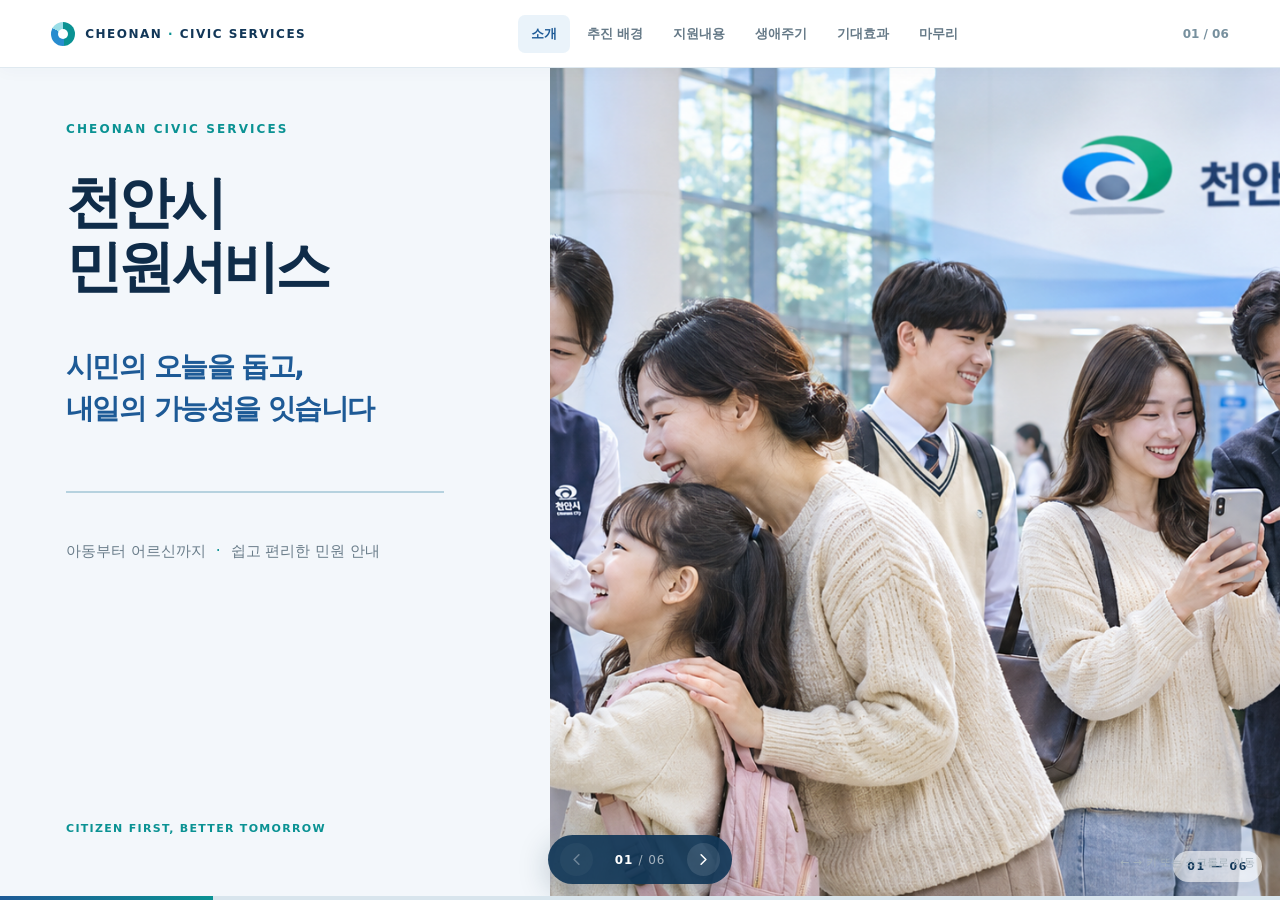
<file: 3.html>
<!doctype html>
<html lang="ko">
<head>
  <meta charset="utf-8">
  <meta name="viewport" content="width=device-width, initial-scale=1">
  <meta name="theme-color" content="#123c60">
  <meta name="description" content="천안시 민원서비스 안내 — 아동부터 어르신까지 쉽고 편리한 민원 안내">
  <title>천안시 민원서비스 | 웹 프레젠테이션</title>
  <link rel="stylesheet" href="styles.css">
</head>
<body>
  <a class="skip-link" href="#presentation">본문으로 이동</a>
  <header class="topbar">
    <a class="brand" href="#slide-1" aria-label="천안시 민원서비스 첫 슬라이드로 이동"><span class="brand-mark"></span><span>CHEONAN <span class="brand-dot">·</span> CIVIC SERVICES</span></a>
    <nav class="desktop-nav" aria-label="슬라이드 목차">
      <button type="button" data-go="0" class="nav-item active">소개</button>
      <button type="button" data-go="1" class="nav-item">추진 배경</button>
      <button type="button" data-go="2" class="nav-item">지원내용</button>
      <button type="button" data-go="3" class="nav-item">생애주기</button>
      <button type="button" data-go="4" class="nav-item">기대효과</button>
      <button type="button" data-go="5" class="nav-item">마무리</button>
    </nav>
    <div class="header-actions"><span class="header-index" id="headerIndex">01 / 06</span><button class="menu-toggle" id="menuToggle" aria-expanded="false" aria-label="목차 열기" aria-controls="mobileNav"><span></span><span></span><span></span></button></div>
  </header>
  <nav class="mobile-nav" id="mobileNav" aria-label="모바일 슬라이드 목차" hidden>
    <button data-go="0">01 소개</button><button data-go="1">02 추진 배경</button><button data-go="2">03 지원내용</button><button data-go="3">04 생애주기</button><button data-go="4">05 기대효과</button><button data-go="5">06 마무리</button>
  </nav>
  <main id="presentation" class="presentation" aria-live="off">
    <section id="slide-1" class="slide cover current" data-title="소개" aria-label="슬라이드 1: 천안시 민원서비스">
      <div class="cover-copy enter"><div class="eyebrow">CHEONAN CIVIC SERVICES</div><h1>천안시<br>민원서비스</h1><p class="cover-lead">시민의 오늘을 돕고,<br>내일의 가능성을 잇습니다</p><div class="cover-rule"></div><p class="cover-sub">아동부터 어르신까지 <span>·</span> 쉽고 편리한 민원 안내</p><div class="cover-footer">CITIZEN FIRST, BETTER TOMORROW</div></div>
      <div class="cover-visual"><img src="assets/civic-services.png" alt="민원 안내 키오스크를 이용하는 아동과 다양한 세대의 시민들"></div>
      <span class="cover-side-number">01 — 06</span>
    </section>
    <section id="slide-2" class="slide standard" data-title="추진 배경" aria-label="슬라이드 2: 정책 추진 배경">
      <div class="slide-inner"><div class="section-header enter"><div class="eyebrow">CHEONAN · CIVIC SERVICES <span> / POLICY BACKGROUND</span></div><h2>정책 추진 배경</h2><p class="subtitle">시민의 삶에 가까운 민원 접근이 필요합니다</p></div>
        <div class="background-grid"><div class="statement-panel enter"><p>생활 속 지원정보는 다양하지만<br><strong>찾고 이해하는 과정은 복잡합니다.</strong></p><div class="chips"><span>필요한 정보</span><span>쉬운 접근</span><span>맞춤 안내</span></div></div><figure class="photo-panel enter delay-1"><img src="assets/civic-services.png" alt="시민이 민원 정보 키오스크를 살펴보는 모습"></figure></div>
      </div><div class="slide-footer"><span>CHEONAN CIVIC SERVICES</span><span>02 / 06</span></div>
    </section>
    <section id="slide-3" class="slide standard" data-title="지원내용" aria-label="슬라이드 3: 주요 지원내용">
      <div class="slide-inner"><div class="section-header enter"><div class="eyebrow">CHEONAN · CIVIC SERVICES <span> / SUPPORT AREAS</span></div><h2>주요 지원내용</h2><p class="subtitle">생활에 필요한 지원을 한눈에 안내합니다</p></div>
      <div class="support-grid">
        <article class="support-card enter" style="--delay:0ms"><span class="card-number">01</span><span class="support-icon" aria-hidden="true">◉</span><h3>취업</h3><p>일자리 · 진로 안내</p></article>
        <article class="support-card enter" style="--delay:85ms"><span class="card-number">02</span><span class="support-icon" aria-hidden="true">✦</span><h3>창업</h3><p>창업 준비 정보</p></article>
        <article class="support-card enter" style="--delay:170ms"><span class="card-number">03</span><span class="support-icon" aria-hidden="true">⌂</span><h3>주거</h3><p>주거 지원 안내</p></article>
        <article class="support-card enter" style="--delay:255ms"><span class="card-number">04</span><span class="support-icon" aria-hidden="true">▤</span><h3>교육</h3><p>배움 · 성장 기회</p></article>
        <article class="support-card enter" style="--delay:340ms"><span class="card-number">05</span><span class="support-icon" aria-hidden="true">♡</span><h3>복지</h3><p>생활 · 돌봄 정보</p></article>
      </div><p class="footnote enter">※ 구체적인 사업명 · 대상 · 지원 기준은 개별 사업 공고 확인 필요</p></div><div class="slide-footer"><span>CHEONAN CIVIC SERVICES</span><span>03 / 06</span></div>
    </section>
    <section id="slide-4" class="slide standard" data-title="생애주기" aria-label="슬라이드 4: 생애주기별 민원인 혜택">
      <div class="slide-inner"><div class="section-header enter"><div class="eyebrow">CHEONAN · CIVIC SERVICES <span> / LIFE STAGES</span></div><h2>생애주기별 민원인 혜택</h2><p class="subtitle">아동부터 어르신까지, 필요한 지원을 연결합니다</p></div>
      <div class="life-grid"><article class="life-card enter"><span class="life-circle">01</span><h3>아동 · 청소년</h3><p>보육 · 교육 · 돌봄</p></article><article class="life-card enter" style="--delay:90ms"><span class="life-circle">02</span><h3>청년</h3><p>취업 · 창업 · 주거</p></article><article class="life-card enter" style="--delay:180ms"><span class="life-circle">03</span><h3>중장년</h3><p>일자리 · 생활 지원</p></article><article class="life-card enter" style="--delay:270ms"><span class="life-circle">04</span><h3>어르신</h3><p>복지 · 돌봄 · 편의</p></article></div>
      <div class="life-photo enter"><img src="assets/civic-services.png" alt="아동과 청년, 중장년, 어르신이 함께 민원서비스를 이용하는 모습"><p>모든 세대에게 이어지는 <strong>시민 중심 민원 안내</strong></p></div></div><div class="slide-footer"><span>CHEONAN CIVIC SERVICES</span><span>04 / 06</span></div>
    </section>
    <section id="slide-5" class="slide standard" data-title="기대효과" aria-label="슬라이드 5: 기대효과">
      <div class="slide-inner"><div class="section-header enter"><div class="eyebrow">CHEONAN · CIVIC SERVICES <span> / EXPECTED IMPACT</span></div><h2>기대효과</h2><p class="subtitle">시민 편의와 행정서비스의 신뢰를 높입니다</p></div>
      <div class="impact-grid"><article class="impact-card enter"><span class="impact-no">01</span><div class="impact-symbol" aria-hidden="true">↗</div><h3>접근성 향상</h3><p>필요한 정보를 쉽게 확인</p></article><article class="impact-card enter" style="--delay:110ms"><span class="impact-no">02</span><div class="impact-symbol" aria-hidden="true">◎</div><h3>맞춤형 안내</h3><p>생애주기에 따른 정보 연결</p></article><article class="impact-card enter" style="--delay:220ms"><span class="impact-no">03</span><div class="impact-symbol" aria-hidden="true">✓</div><h3>행정 신뢰 강화</h3><p>이해하기 쉬운 서비스 경험</p></article></div><p class="footnote enter">기대효과는 추진 방향에 따른 정성적 전망이며, 정량 성과수치는 제시하지 않았습니다.</p>
      </div><div class="slide-footer"><span>CHEONAN CIVIC SERVICES</span><span>05 / 06</span></div>
    </section>
    <section id="slide-6" class="slide standard closing" data-title="마무리" aria-label="슬라이드 6: 마무리 메시지 및 홍보영상">
      <div class="slide-inner"><div class="section-header enter"><div class="eyebrow">CHEONAN · CIVIC SERVICES <span> / THE NEXT STEP</span></div><h2>마무리 메시지</h2><p class="subtitle">민원은 편리하게, 미래는 희망차게</p></div>
      <div class="closing-grid"><div class="closing-copy enter"><h3>모든 세대가 쉽고 편리하게<br>이용하는 <em>민원서비스</em></h3><div class="closing-rule"></div><p>시민의 일상에 필요한 정보를 연결하고<br>더 나은 민원 경험을 만들어갑니다.</p></div><div class="video-wrap enter delay-1"><video id="promoVideo" controls playsinline preload="metadata" poster="assets/civic-services.png" aria-label="천안시 민원서비스 10초 홍보영상"><source src="assets/civic-promo.mp4" type="video/mp4">브라우저에서 영상을 지원하지 않습니다.</video><div class="video-caption"><span class="play-dot">▶</span> 10초 홍보영상 <span class="video-hint">재생 버튼으로 시청</span></div></div></div></div><div class="slide-footer"><span>CHEONAN CIVIC SERVICES</span><span>06 / 06</span></div>
    </section>
  </main>
  <div class="controls" aria-label="슬라이드 이동"><button id="prevBtn" type="button" aria-label="이전 슬라이드"><svg viewBox="0 0 24 24" aria-hidden="true"><path d="m15 18-6-6 6-6"/></svg></button><span id="slideCounter" aria-label="현재 슬라이드">01 <span>/ 06</span></span><button id="nextBtn" type="button" aria-label="다음 슬라이드"><svg viewBox="0 0 24 24" aria-hidden="true"><path d="m9 18 6-6-6-6"/></svg></button></div>
  <div class="progress" aria-hidden="true"><div id="progressFill"></div></div>
  <div class="key-help">← → 키 또는 스크롤로 이동</div>
  <script src="script.js" defer></script>
</body>
</html>
</file>
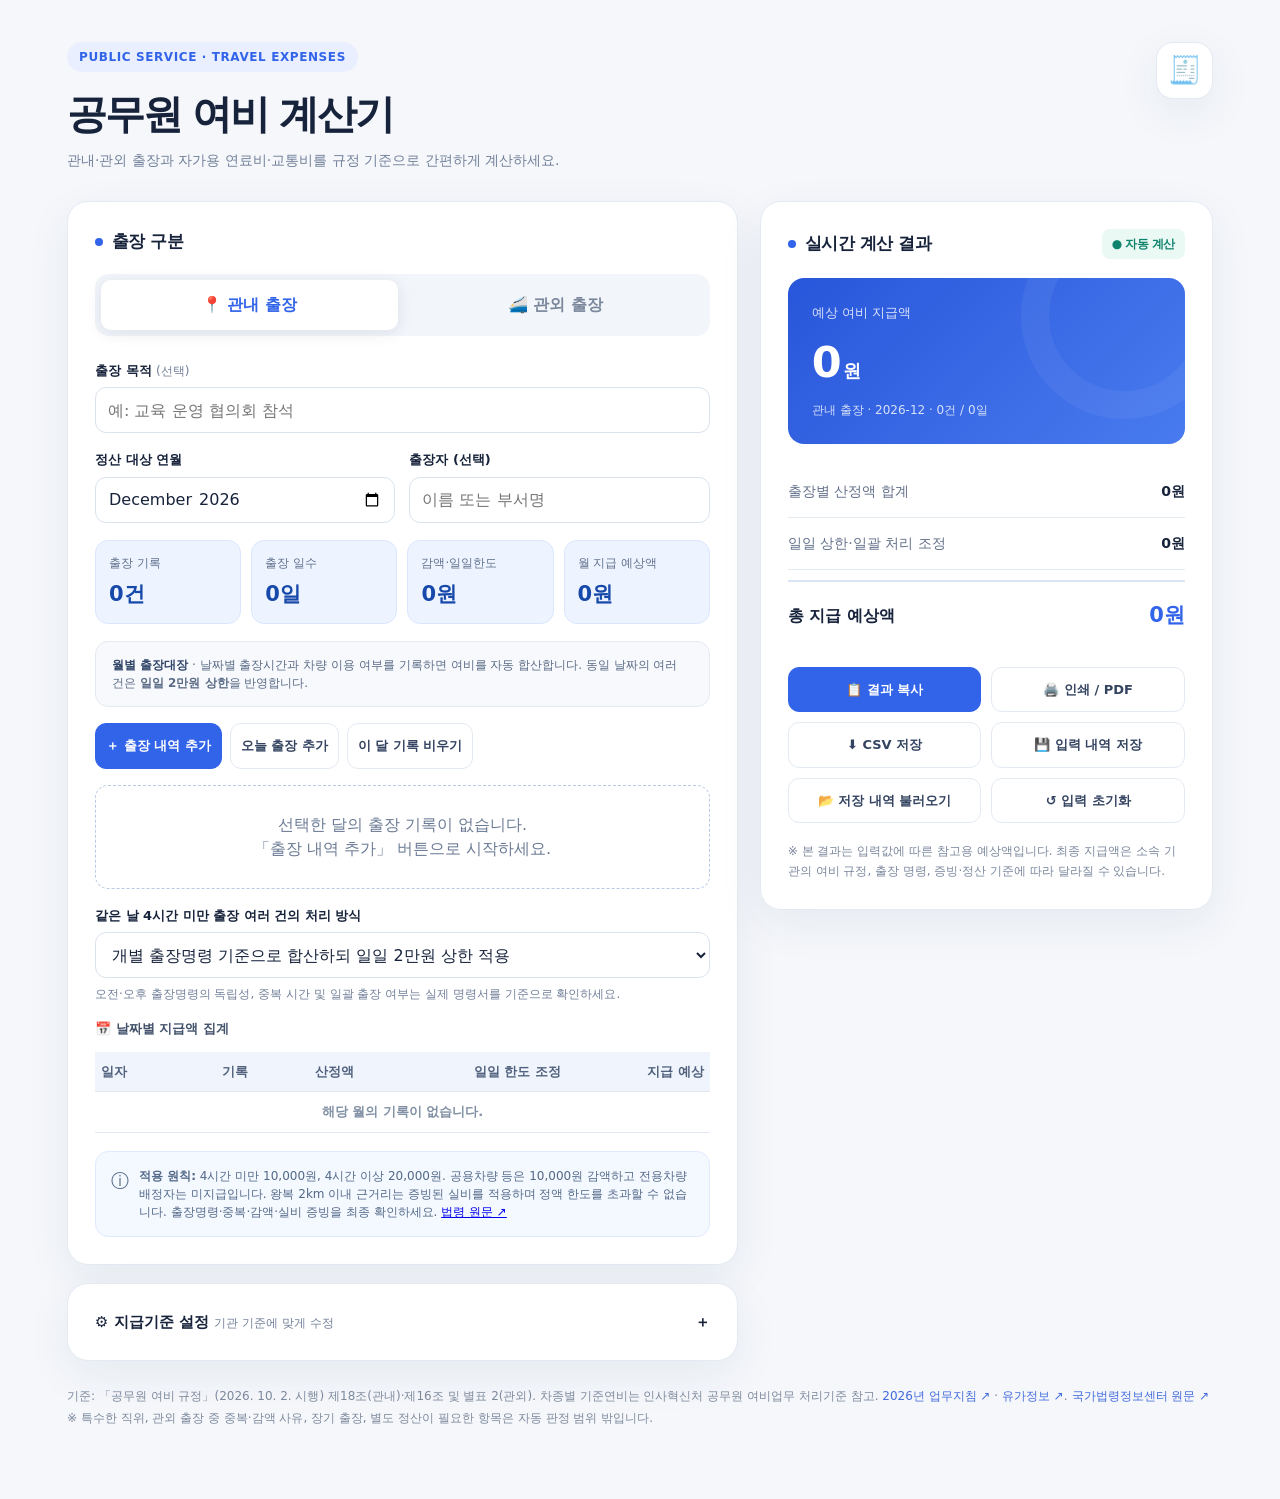
<file: 4.html>
<!doctype html>
<html lang="ko">
<head>
<meta charset="utf-8"><meta name="viewport" content="width=device-width, initial-scale=1">
<title>공무원 여비 계산기 | 관내·관외 출장</title>
<style>
:root{--bg:#f5f7fb;--surface:#fff;--ink:#17233b;--muted:#728099;--line:#e4eaf2;--blue:#3264e9;--pale:#edf3ff;--green:#10836d;--shadow:0 14px 45px rgba(35,57,92,.07)}*{box-sizing:border-box}body{margin:0;background:var(--bg);color:var(--ink);font-family:Pretendard,"Noto Sans KR","Apple SD Gothic Neo",system-ui,sans-serif;line-height:1.5}button,input,select{font:inherit}button{cursor:pointer}.wrap{max-width:1190px;margin:auto;padding:32px 22px 70px}.header{display:flex;align-items:flex-start;justify-content:space-between;gap:24px;margin:10px 0 30px}.eyebrow{display:inline-block;background:#e9efff;color:var(--blue);font-size:12px;font-weight:800;padding:6px 12px;border-radius:99px;letter-spacing:.05em}.header h1{font-size:clamp(27px,3.4vw,40px);margin:12px 0 6px;letter-spacing:-.055em}.header p{margin:0;color:var(--muted);font-size:14px}.iconbox{height:57px;width:57px;display:grid;place-items:center;background:white;border:1px solid var(--line);border-radius:17px;box-shadow:var(--shadow);font-size:27px}.layout{display:grid;grid-template-columns:minmax(0,1.48fr) minmax(325px,1fr);gap:22px;align-items:start}.panel{background:var(--surface);border:1px solid var(--line);border-radius:21px;padding:27px;box-shadow:var(--shadow)}.panel + .panel{margin-top:18px}.panel h2{font-size:17px;margin:0 0 19px;letter-spacing:-.03em;display:flex;align-items:center;gap:9px}.section-dot{width:8px;height:8px;background:var(--blue);border-radius:99px}.tabs{display:grid;grid-template-columns:1fr 1fr;gap:9px;margin-bottom:25px;border-radius:14px;background:#f2f5fa;padding:6px}.tab{border:0;border-radius:10px;background:transparent;color:#7b889c;padding:13px 10px;font-weight:800;transition:.18s}.tab.active{background:#fff;color:var(--blue);box-shadow:0 3px 15px rgba(35,57,92,.1)}.field{display:flex;flex-direction:column;gap:7px;min-width:0}.field label{font-weight:700;font-size:13px}.hint{font-weight:400;color:var(--muted);font-size:12px}.field input,.field select{width:100%;min-width:0;border:1px solid #dbe3ee;border-radius:11px;background:#fff;height:46px;padding:0 12px;outline:none;transition:.2s;color:var(--ink)}.field input:focus,.field select:focus{border-color:var(--blue);box-shadow:0 0 0 3px #3264e91b}.grid2{display:grid;grid-template-columns:1fr 1fr;gap:16px}.grid3{display:grid;grid-template-columns:repeat(3,1fr);gap:14px}.spaced{margin-top:17px}.soft{background:#f7f9fd;border:1px solid var(--line);border-radius:13px;padding:14px 16px;color:#5a6b85;font-size:12px}.soft strong{color:#314568}.checks{display:grid;gap:11px}.checkline{display:flex;gap:10px;align-items:flex-start;font-size:14px;font-weight:650;cursor:pointer}.checkline input{accent-color:var(--blue);width:17px;height:17px;margin-top:2px}.rule{height:1px;background:var(--line);margin:24px 0}.subhead{font-size:13px;font-weight:800;margin-bottom:13px;color:#44536c}.hide{display:none!important}.pill{display:inline-flex;gap:6px;align-items:center;padding:6px 10px;border-radius:8px;background:#eaf9f4;color:#10836d;font-size:12px;font-weight:800}.result{position:sticky;top:22px}.result-top{background:linear-gradient(135deg,#2856da,#497bef);color:#fff;border-radius:16px;padding:25px 24px;margin-bottom:22px;overflow:hidden;position:relative}.result-top:after{content:"";position:absolute;border:28px solid #ffffff0d;border-radius:50%;height:150px;width:150px;right:-42px;top:-65px}.result-top .small{font-size:13px;opacity:.82}.amount{font-size:clamp(31px,3.5vw,43px);font-weight:850;letter-spacing:-.05em;margin:7px 0}.amount small{font-size:18px;font-weight:600;margin-left:3px}.result-top .desc{font-size:12px;opacity:.8}.breakdown{display:grid;gap:0}.item{display:flex;align-items:center;justify-content:space-between;gap:15px;padding:15px 0;border-bottom:1px solid var(--line);font-size:14px}.item:last-child{border-bottom:0}.item span:first-child{color:#64718b}.item strong{font-variant-numeric:tabular-nums}.item.total{border-top:2px solid #dae5f6;margin-top:10px;padding-top:18px;font-size:16px}.item.total span:first-child{color:var(--ink);font-weight:800}.item.total strong{color:var(--blue);font-size:21px}.actions{display:grid;grid-template-columns:1fr 1fr;gap:10px;margin-top:20px}.btn{border-radius:11px;padding:12px 10px;font-weight:800;font-size:13px;border:1px solid var(--line);background:white;color:#344461;transition:.18s}.btn.primary{background:var(--blue);color:#fff;border-color:var(--blue)}.btn:hover{transform:translateY(-1px);filter:brightness(.97)}.btn:active{transform:translateY(0)}.foot{font-size:12px;color:#7a879d;margin-top:18px;line-height:1.7}.note{display:flex;gap:10px;margin-top:18px;padding:15px;background:#f4f8ff;border:1px solid #e1eafd;border-radius:13px;font-size:12px;color:#536988}.note span:first-child{font-size:18px}.settings-summary{width:100%;border:0;background:none;color:var(--ink);display:flex;align-items:center;justify-content:space-between;font-weight:800;font-size:15px;padding:0;cursor:pointer}.settings-summary small{font-size:12px;color:var(--muted);font-weight:500}.settings-content{margin-top:20px}.source{font-size:12px;line-height:1.8;color:#7c899c;margin-top:25px}.source a{color:#426adc;text-decoration:none}.source a:hover{text-decoration:underline}.toast{position:fixed;bottom:28px;left:50%;transform:translate(-50%,30px);opacity:0;background:#17233b;color:white;padding:12px 20px;border-radius:10px;pointer-events:none;transition:.3s;font-size:13px;z-index:10}.toast.show{transform:translate(-50%,0);opacity:1}.invalid{color:#b52c35;background:#fff1f1;border:1px solid #ffd6d6;border-radius:11px;padding:12px 15px;margin-top:15px;font-size:13px} .route-card{border:1px solid #dce6f6;border-radius:15px;padding:16px;margin:12px 0;background:#fbfdff}.route-head{display:flex;align-items:center;justify-content:space-between;gap:12px;margin-bottom:13px}.route-head strong{font-size:14px}.route-actions{display:flex;gap:8px;flex-wrap:wrap;align-items:center}.mini-btn{background:#fff;border:1px solid #d8e2f2;border-radius:8px;padding:7px 10px;font-size:12px;font-weight:750;color:#3c5eaa}.mini-btn.danger{color:#b3434b}.route-subtotal{font-weight:850;color:#3264e9;font-size:16px;text-align:right;margin-top:12px}.transport-banner{background:#edf3ff;border-radius:14px;padding:17px;margin:18px 0 12px}.transport-banner .num{font-size:25px;color:#2856da;font-weight:850;letter-spacing:-.04em}.route-meta{color:#68758b;font-size:12px}.input-note{font-size:12px;color:#67778e;margin-top:7px}.print-only{display:none}@media(max-width:800px){.wrap{padding:23px 14px 45px}.layout{grid-template-columns:1fr}.result{position:static}.panel{padding:21px}.header{margin-bottom:24px}}@media(max-width:440px){.grid2,.grid3{grid-template-columns:1fr}.header h1{font-size:28px}.header .iconbox{display:none}.panel{padding:18px;border-radius:17px}}@media print{body{background:#fff}.wrap{max-width:850px;padding:0}.header{margin:0 0 16px}.layout{display:block}.inputarea,.actions,.settings,.source,.eyebrow,.iconbox{display:none!important}.result{position:static;box-shadow:none}.print-only{display:block}.result-top{print-color-adjust:exact;-webkit-print-color-adjust:exact}.foot{margin-top:20px}.panel{box-shadow:none;border:0;padding:0}.note{print-color-adjust:exact}}
.vehicle-summary{margin-top:12px;padding:13px 15px;background:#edf8f5;border:1px solid #ccece1;border-radius:12px;font-size:13px;color:#185e51;line-height:1.75}.vehicle-summary b{color:#126856}.car-link{color:#315dc8;text-decoration:underline}.car-tip{margin-top:9px;color:#64758e;font-size:12px;line-height:1.7}.vehicle-kind{background:#f5f7fc;padding:15px;border-radius:12px;margin-top:14px}.vehicle-kind .field{margin-bottom:12px}.vehicle-kind .field:last-child{margin-bottom:0}@media print{.vehicle-kind{break-inside:avoid}}
.quick-tools{display:flex;gap:9px;flex-wrap:wrap;margin:14px 0}.quick-tools .btn{flex:1}.check-panel{background:#f8fafc;border:1px solid var(--line);border-radius:14px;padding:17px}.attention{border:1px solid #f3d59a;background:#fffaf0;color:#815521;border-radius:12px;padding:13px 15px;font-size:12px;line-height:1.75;margin-top:15px;white-space:pre-line}.car-reason{margin-top:12px}.car-reason select,.car-reason input{width:100%}.badge-small{font-weight:800;color:#1d6b55;font-size:11px}.result .actions{grid-template-columns:1fr 1fr} @media(max-width:480px){.quick-tools{display:grid}.result .actions{grid-template-columns:1fr 1fr}}

/* API-key-free map-to-km workflow */
.distance-guide{margin-top:15px;padding:16px;border:1px solid #cfdefc;background:linear-gradient(135deg,#f1f6ff,#fbfdff);border-radius:15px}
.distance-guide h3{margin:0 0 6px;font-size:14px;color:#244da8}.distance-guide p{margin:0;color:#5c6d87;font-size:12px;line-height:1.7}
.distance-steps{display:flex;flex-wrap:wrap;gap:7px;margin:12px 0}.distance-steps span{background:#fff;border:1px solid #dfe8f8;border-radius:8px;padding:6px 9px;font-size:11px;font-weight:750;color:#4d6285}
.map-links{display:flex;gap:8px;flex-wrap:wrap;margin-top:13px}.map-links .mini-btn{font-size:12px;padding:10px 12px;background:#fff}.mini-btn.strong{background:#3264e9;color:#fff;border-color:#3264e9}
.distance-entry{display:grid;grid-template-columns:minmax(0,1fr) minmax(0,1fr);gap:13px;margin-top:13px}
.distance-confirm{margin-top:11px;display:flex;gap:9px;align-items:flex-start;font-size:12px;color:#4c5c73}
.distance-confirm input{accent-color:#3264e9;margin-top:3px}.distance-status{margin-top:11px;font-size:12px;font-weight:700;color:#89500e}.distance-status.ok{color:#0b795f}
@media(max-width:540px){.distance-entry{grid-template-columns:1fr}.map-links .mini-btn{flex:1}}
@media print{.distance-guide .map-links{display:none}}

/* Route distance / fuel price usability enhancements */
.trip-indicator{margin-top:9px;padding:11px 13px;border-radius:10px;background:#e9f8f0;border:1px solid #bce6cf;color:#116344;font-size:13px;font-weight:800}
.trip-indicator.oneway{background:#fff7e8;border-color:#f1ddbb;color:#8c571a}
.price-panel{margin-top:13px;border:1px solid #cee3f4;background:#f8fbff;border-radius:12px;padding:15px}
.price-panel strong{font-size:13px;color:#284b88}.price-panel p{color:#65738c;font-size:12px;margin:7px 0 11px;line-height:1.65}
.price-panel .field{margin-top:11px}.price-panel .map-links{margin-top:0}
@media print{.price-panel .map-links,.price-panel button{display:none}}

.month-header{display:grid;grid-template-columns:1fr 1fr;gap:14px;margin:17px 0}.month-stats{display:grid;grid-template-columns:repeat(4,1fr);gap:10px;margin:14px 0}.month-stats>div{background:#eef4ff;border:1px solid #dae6fe;border-radius:13px;padding:13px;display:flex;flex-direction:column;gap:7px}.month-stats small{font-size:12px;color:#60718d}.month-stats strong{font-size:21px;color:#1749aa}.month-toolbar{display:flex;flex-wrap:wrap;gap:8px;margin:16px 0}.trip-list{display:grid;gap:11px}.trip-card{background:#fff;border:1px solid #dce5f2;border-radius:15px;padding:14px}.trip-card-head{display:flex;align-items:center;justify-content:space-between;gap:8px;margin-bottom:12px}.trip-card-head strong{color:#21478e}.trip-card-grid{display:grid;grid-template-columns:1.1fr 1fr 1fr;gap:10px}.trip-card-grid .field{margin:0}.trip-card .trip-bottom{display:grid;grid-template-columns:1fr 1fr;gap:12px;margin-top:12px}.trip-card select,.trip-card input{min-width:0}.trip-card .trip-result{margin-top:12px;background:#eff5ff;border-radius:9px;padding:10px;color:#21478e;font-weight:700;font-size:13px}.trip-card .tiny{color:#63748d;font-size:12px;font-weight:400}.month-daily{margin-top:16px}.table-scroll{overflow-x:auto}.daily-table{border-collapse:collapse;width:100%;min-width:485px;font-size:13px}.daily-table th,.daily-table td{border-bottom:1px solid #e1e8f3;padding:10px 6px;text-align:right}.daily-table th:first-child,.daily-table td:first-child{text-align:left}.daily-table th{background:#f0f5fd;color:#52627e}.daily-table td:last-child{font-weight:800;color:#194ca4}.trip-empty{padding:27px;text-align:center;border:1px dashed #b8c9e5;border-radius:13px;color:#6c7b95}.trip-card label{font-size:12px}.trip-card input,.trip-card select{font-size:14px!important;padding:10px!important}.trip-card .mini-btn{padding:6px 10px}.trip-card .trip-near{margin-top:10px}.trip-card .trip-near .field{margin-top:7px}@media(max-width:650px){.month-header{grid-template-columns:1fr}.month-stats{grid-template-columns:repeat(2,1fr)}.trip-card-grid{grid-template-columns:1fr 1fr}.trip-card-grid .date-field{grid-column:1/-1}.trip-card .trip-bottom{grid-template-columns:1fr}.month-toolbar .btn{flex:1 1 130px}}@media print{.month-toolbar,.trip-card-head button{display:none!important}.trip-card{break-inside:avoid}.month-stats{grid-template-columns:repeat(4,1fr)}}
</style>
</head>
<body>
<div class="wrap">
 <header class="header"><div><span class="eyebrow">PUBLIC SERVICE · TRAVEL EXPENSES</span><h1>공무원 여비 계산기</h1><p>관내·관외 출장과 자가용 연료비·교통비를 규정 기준으로 간편하게 계산하세요.</p></div><div class="iconbox" aria-hidden="true">🧾</div></header>
 <main class="layout"><div class="inputarea">
 <section class="panel"><h2><i class="section-dot"></i>출장 구분</h2><div class="tabs" role="tablist" aria-label="출장 구분"><button class="tab active" id="tabLocal" role="tab" aria-selected="true" type="button">📍 관내 출장</button><button class="tab" id="tabOutside" role="tab" aria-selected="false" type="button">🚄 관외 출장</button></div>
 <div class="field"><label for="purpose">출장 목적 <span class="hint">(선택)</span></label><input id="purpose" placeholder="예: 교육 운영 협의회 참석"></div>
 <div id="localForm">
  <div class="month-header"><div class="field"><label for="localMonth">정산 대상 연월</label><input id="localMonth" type="month"></div><div class="field"><label for="localName">출장자 (선택)</label><input id="localName" placeholder="이름 또는 부서명"></div></div>
  <div class="month-stats"><div><small>출장 기록</small><strong id="localTripCount">0건</strong></div><div><small>출장 일수</small><strong id="localDayCount">0일</strong></div><div><small>감액·일일한도</small><strong id="localDeduction">0원</strong></div><div><small>월 지급 예상액</small><strong id="localMonthlyAmount">0원</strong></div></div>
  <div class="soft spaced"><strong>월별 출장대장</strong> · 날짜별 출장시간과 차량 이용 여부를 기록하면 여비를 자동 합산합니다. 동일 날짜의 여러 건은 <b>일일 2만원 상한</b>을 반영합니다.</div>
  <div class="month-toolbar"><button class="btn primary" type="button" id="addLocalTrip">＋ 출장 내역 추가</button><button class="btn" type="button" id="addTodayLocal">오늘 출장 추가</button><button class="btn" type="button" id="clearLocal">이 달 기록 비우기</button></div>
  <div id="localTripList" class="trip-list"></div>
  <div class="field spaced"><label for="localGroupPolicy">같은 날 4시간 미만 출장 여러 건의 처리 방식</label><select id="localGroupPolicy"><option value="individual">개별 출장명령 기준으로 합산하되 일일 2만원 상한 적용</option><option value="batch">동일 일괄 출장 처리로 간주하여 1일 1만원 범위로 정산 (검토용)</option></select><small class="hint">오전·오후 출장명령의 독립성, 중복 시간 및 일괄 출장 여부는 실제 명령서를 기준으로 확인하세요.</small></div>
  <div class="month-daily"><div class="subhead">📅 날짜별 지급액 집계</div><div class="table-scroll"><table class="daily-table"><thead><tr><th>일자</th><th>기록</th><th>산정액</th><th>일일 한도 조정</th><th>지급 예상</th></tr></thead><tbody id="localDailyRows"></tbody></table></div></div>
  <div id="localWarnings" class="attention hide"></div>
  <div class="note"><span>ⓘ</span><span><b>적용 원칙:</b> 4시간 미만 10,000원, 4시간 이상 20,000원. 공용차량 등은 10,000원 감액하고 전용차량 배정자는 미지급입니다. 왕복 2km 이내 근거리는 증빙된 실비를 적용하며 정액 한도를 초과할 수 없습니다. 출장명령·중복·감액·실비 증빙을 최종 확인하세요. <a href="https://www.law.go.kr/lsInfoP.do?lsId=009402" target="_blank" rel="noopener noreferrer">법령 원문 ↗</a></span></div>
 </div>
 <div id="outsideForm" class="hide"><div class="grid2 spaced"><div class="field"><label for="fromDate">출장 시작일</label><input id="fromDate" type="date"></div><div class="field"><label for="toDate">출장 종료일</label><input id="toDate" type="date"></div></div><div class="grid2 spaced"><div class="field"><label for="grade">여비 지급 구분</label><select id="grade"><option value="2">제2호 (일반 공무원 등)</option><option value="1">제1호 (해당 직위)</option></select></div><div class="field"><label for="region">숙박 지역</label><select id="region"><option value="seoul">서울특별시</option><option value="metro">광역시</option><option value="other" selected>그 밖의 지역</option></select></div></div><div class="soft spaced">출장 <strong id="daysText">1일</strong> · 숙박 <strong id="nightsText">0박</strong> · 제2호 숙박비 상한 <strong id="capText">70,000원 / 박</strong></div><div class="rule"></div><div class="checks"><label class="checkline"><input type="checkbox" id="outsideVehicle">공용차량 이용 등 일비 50% 감액</label></div><div class="rule"></div><div class="subhead" style="font-size:16px;color:#183f95">🚆 출장지별 교통비 산정 <span class="pill">핵심 기능</span></div>
<div class="soft">출발지와 목적지를 입력한 뒤 <strong>구간별 교통수단 및 운임</strong>을 입력하세요. 자가용은 유종 선택 → 주행거리·연료단가 입력 → 기준연비 자동 적용 순서로 계산할 수 있습니다. 지도에서 경로를 확인할 수 있으나, <strong>실시간 거리·열차/버스 요금은 자동 조회하지 않습니다.</strong> 실제 운임 또는 소속 기관에서 인정하는 기준금액을 입력해야 합니다.</div>
<div class="quick-tools"><button type="button" id="quickCar" class="btn primary">🚙 자가용 출장 빠른 입력</button><button type="button" id="quickRail" class="btn">🚄 열차 출장으로 변경</button></div><div id="routeList" aria-label="교통 이동 구간"></div>
<div class="route-actions"><button type="button" class="btn primary" id="addRoute">＋ 이동 구간 추가</button><button type="button" class="btn" id="makeReturn">↩ 마지막 구간의 복귀편 추가</button></div>
<div class="transport-banner"><div class="hint">구간별 인정 교통비 합계</div><div class="num" id="routeFareTotal">0원</div><div class="route-meta" id="routeCount">1개 이동 구간</div></div>
<div class="check-panel spaced"><div class="subhead">📎 정산 전 확인사항</div><div class="checks"><label class="checkline"><input type="checkbox" id="proofRoute"> 이동거리·경로 근거를 확인했어요</label><label class="checkline"><input type="checkbox" id="proofPrice"> 출장 시작일의 적용 유가·운임을 확인했어요</label><label class="checkline"><input type="checkbox" id="proofReceipt"> 통행료·주차비·숙박비 등 증빙을 확인했어요</label></div><div id="proofStatus" class="input-note spaced">확인 항목 0 / 3 (정산 참고용)</div></div><div class="grid2 spaced"><div class="field"><label for="lodging">숙박비 실지출 합계 <span class="hint">(원)</span></label><input id="lodging" type="number" inputmode="numeric" min="0" step="100" value="0"></div><div class="field"><label for="transportAdjustment">교통비 정산 조정액 <span class="hint">(원, ±)</span></label><input id="transportAdjustment" type="number" step="100" value="0"></div></div><div class="grid2 spaced"><div class="field"><label for="mealDeduction">식비 조정·공제액 합계 <span class="hint">(원)</span></label><input id="mealDeduction" type="number" inputmode="numeric" min="0" step="100" value="0"></div><div class="field"><label for="dailyAdjustment">기타 일비 조정액 <span class="hint">(원, ±)</span></label><input id="dailyAdjustment" type="number" inputmode="numeric" step="100" value="0"></div></div><div class="note"><span>ⓘ</span><span>숙박비는 제2호의 경우 <strong>실지출액과 지역별 1박 상한액 × 숙박일수 중 작은 금액</strong>으로 계산합니다. 제1호는 실비 기준입니다. 교통비는 구간별로 산정합니다. 자가용의 경우 원칙적으로 철도·버스 운임을 적용하며, 공무상 부득이한 경우에만 기관 기준에 따라 연료비·통행료 등 방식으로 산정할 수 있습니다. 실제 지급 여부와 증빙을 확인하세요.</span></div></div>
 </section>
 <section class="panel settings"><button type="button" class="settings-summary" id="toggleSettings" aria-expanded="false"><span>⚙️ 지급기준 설정 <small>기관 기준에 맞게 수정</small></span><span id="settingsArrow">＋</span></button><div class="settings-content hide" id="settingsContent"><div class="grid2"><div class="field"><label for="localShort">관내 4시간 미만 (원)</label><input id="localShort" type="number" min="0" value="10000"></div><div class="field"><label for="localLong">관내 4시간 이상 (원)</label><input id="localLong" type="number" min="0" value="20000"></div><div class="field"><label for="localReduction">관내 차량 감액 (원)</label><input id="localReduction" type="number" min="0" value="10000"></div><div class="field"><label for="dailyRate">관외 일비 / 일 (원)</label><input id="dailyRate" type="number" min="0" value="25000"></div><div class="field"><label for="mealRate">관외 식비 / 일 (원)</label><input id="mealRate" type="number" min="0" value="25000"></div><div class="field"><label for="capSeoul">서울 숙박 상한 / 박 (원)</label><input id="capSeoul" type="number" min="0" value="100000"></div><div class="field"><label for="capMetro">광역시 숙박 상한 / 박 (원)</label><input id="capMetro" type="number" min="0" value="80000"></div><div class="field"><label for="capOther">그 밖의 지역 상한 / 박 (원)</label><input id="capOther" type="number" min="0" value="70000"></div></div><button class="btn spaced" id="resetRates" type="button">기본 지급기준 복원</button></div></section>
 </div><aside class="panel result"><h2><i class="section-dot"></i>실시간 계산 결과 <span class="pill" style="margin-left:auto">● 자동 계산</span></h2><div class="result-top"><div class="small">예상 여비 지급액</div><div class="amount"><span id="totalAmount">20,000</span><small>원</small></div><div class="desc" id="resultMeta">관내 출장 · 4시간 이상 기준</div></div><div class="breakdown" id="breakdown" aria-live="polite"></div><div class="invalid hide" id="errorBox" role="alert"></div><div id="attention" class="attention hide" role="status"></div><div class="actions"><button class="btn primary" id="copyResult" type="button">📋 결과 복사</button><button class="btn" id="printResult" type="button">🖨️ 인쇄 / PDF</button><button class="btn" id="downloadCsv" type="button">⬇️ CSV 저장</button><button class="btn" id="saveJson" type="button">💾 입력 내역 저장</button><button class="btn" id="loadJson" type="button">📂 저장 내역 불러오기</button><button class="btn" id="resetAll" type="button">↺ 입력 초기화</button></div><input id="loadJsonFile" type="file" accept="application/json,.json" class="hide"><div class="foot">※ 본 결과는 입력값에 따른 참고용 예상액입니다. 최종 지급액은 소속 기관의 여비 규정, 출장 명령, 증빙·정산 기준에 따라 달라질 수 있습니다.</div></aside></main>
 <div class="source">기준: 「공무원 여비 규정」(2026. 10. 2. 시행) 제18조(관내)·제16조 및 별표 2(관외). 차종별 기준연비는 인사혁신처 공무원 여비업무 처리기준 참고. <a href="https://www.mpm.go.kr/mpm/info/resultPay/payBoard/index.jsp?boardId=bbs_0000000000000035&category=%EB%B3%B4%EC%88%98&cntId=694&mode=view&pageIdx=13" target="_blank" rel="noopener noreferrer">2026년 업무지침 ↗</a> · <a href="https://www.opinet.co.kr/" target="_blank" rel="noopener noreferrer">유가정보 ↗</a>. <a href="https://www.law.go.kr/lsInfoP.do?lsId=009402" target="_blank" rel="noopener noreferrer">국가법령정보센터 원문 ↗</a><br>※ 특수한 직위, 관외 출장 중 중복·감액 사유, 장기 출장, 별도 정산이 필요한 항목은 자동 판정 범위 밖입니다.</div>
 </div><div class="toast" id="toast" role="status"></div>
<script>
(()=>{'use strict';
const $=id=>document.getElementById(id),fmt=n=>Math.round(n).toLocaleString('ko-KR'),money=n=>fmt(n)+'원',n=id=>{const v=Number($(id).value);return Number.isFinite(v)?v:0},zero=id=>Math.max(0,n(id)),is=id=>$(id).checked;
const now=new Date();const localDate=d=>[d.getFullYear(),String(d.getMonth()+1).padStart(2,'0'),String(d.getDate()).padStart(2,'0')].join('-');const localDT=d=>localDate(d)+'T'+String(d.getHours()).padStart(2,'0')+':'+String(d.getMinutes()).padStart(2,'0');let mode='local',latest=null;
function setInitialDates(){const s=new Date();s.setHours(9,0,0,0);const e=new Date(s);e.setHours(14,0,0,0);$('localMonth').value=localDate(now).slice(0,7);$('fromDate').value=localDate(now);$('toDate').value=localDate(now)}
function setMode(value){mode=value;const local=value==='local';$('tabLocal').classList.toggle('active',local);$('tabOutside').classList.toggle('active',!local);$('tabLocal').setAttribute('aria-selected',String(local));$('tabOutside').setAttribute('aria-selected',String(!local));$('localForm').classList.toggle('hide',!local);$('outsideForm').classList.toggle('hide',local);calculate()}

function calendarDays(){const a=$('fromDate').value,b=$('toDate').value;if(!a||!b)return NaN;const x=Date.parse(a+'T00:00:00Z'),y=Date.parse(b+'T00:00:00Z');return Math.round((y-x)/86400000)+1}
let localTrips=[],nextLocalId=1;
const htmlEsc=v=>String(v??'').replace(/[&<>"']/g,c=>({'&':'&amp;','<':'&lt;','>':'&gt;','"':'&quot;',"'":'&#39;'}[c]));
function newLocalTrip(date){return {id:nextLocalId++,date:date||localDate(now),start:'09:00',end:'12:00',place:'',vehicle:'normal',distance:'ordinary',actual:0,reason:''}}
function localMinutes(r){if(!r.start||!r.end)return NaN;const m=t=>{const a=String(t).split(':').map(Number);return a.length===2&&a[0]>=0&&a[0]<24&&a[1]>=0&&a[1]<60?a[0]*60+a[1]:NaN};return m(r.end)-m(r.start)}
function localTripCalc(r){const minutes=localMinutes(r),valid=Number.isFinite(minutes)&&minutes>0;const base=valid?(minutes>=240?zero('localLong'):zero('localShort')):0;const adjusted=r.vehicle==='dedicated'?0:Math.max(0,base-(r.vehicle==='official'?zero('localReduction'):0));const near=r.distance==='near';const actual=Math.max(0,Number(r.actual)||0);const paid=near?Math.min(adjusted,actual):adjusted;return {minutes,valid,base,paid,near,adjusted};}
function localMonthCalc(){const month=$('localMonth').value;const selected=localTrips.filter(r=>r.date?.slice(0,7)===month), groups=new Map(),warn=[];let raw=0,paidTotal=0,dayCapCut=0;
 for(const r of selected){const c=localTripCalc(r);if(!c.valid)warn.push(r.date+' 출장 시각을 확인하세요.');if(c.near&&c.actual>0)warn.push(r.date+' 왕복 2km 이내 출장의 실제 비용 증빙을 확인하세요.');if(!groups.has(r.date))groups.set(r.date,[]);groups.get(r.date).push({...r,...c});raw+=c.paid;}
 const days=[...groups.entries()].sort((a,b)=>a[0].localeCompare(b[0])).map(([date,arr])=>{let sum=arr.reduce((v,r)=>v+r.paid,0);const batch=$('localGroupPolicy').value==='batch'&&arr.length>1&&arr.every(r=>r.minutes<240)&&arr.every(r=>r.valid);const cap=batch?Math.min(10000,zero('localLong')):Math.min(20000,zero('localLong'));const paid=Math.min(sum,cap);dayCapCut+=sum-paid;paidTotal+=paid;
 const sorted=[...arr].sort((x,y)=>x.start.localeCompare(y.start));for(let i=1;i<sorted.length;i++){if(sorted[i].start<sorted[i-1].end)warn.push(date+' 출장시간이 겹칩니다. 중복 명령을 확인하세요.');}
 if(arr.length>1)warn.push(date+' 동일 날짜 '+arr.length+'건: 일괄 출장 및 중복 지급 여부를 확인하세요.');return {date,count:arr.length,sum,cut:sum-paid,paid,arr};});
 return {month,selected,days,raw,paidTotal,dayCapCut,warn:[...new Set(warn)]};}
function renderLocalTrips(){const list=$('localTripList');const month=$('localMonth').value;const shown=localTrips.filter(r=>r.date?.slice(0,7)===month);list.innerHTML=shown.length?shown.map((r,i)=>{const c=localTripCalc(r);return `<article class="trip-card" data-trip="${r.id}"><div class="trip-card-head"><strong>출장 ${i+1} · ${htmlEsc(r.date)}</strong><button type="button" class="mini-btn danger" data-local-remove="${r.id}">삭제</button></div><div class="trip-card-grid"><div class="field date-field"><label>출장일</label><input type="date" data-local-field="date" value="${htmlEsc(r.date)}"></div><div class="field"><label>출발 시각</label><input type="time" data-local-field="start" value="${htmlEsc(r.start)}"></div><div class="field"><label>복귀 시각</label><input type="time" data-local-field="end" value="${htmlEsc(r.end)}"></div></div><div class="field spaced"><label>출장 장소·업무 (선택)</label><input data-local-field="place" value="${htmlEsc(r.place)}" placeholder="방문 기관 또는 업무 내용"></div><div class="trip-bottom"><div class="field"><label>차량 이용 구분</label><select data-local-field="vehicle"><option value="normal" ${r.vehicle==='normal'?'selected':''}>일반 출장 (정액)</option><option value="official" ${r.vehicle==='official'?'selected':''}>공용·임차차량 등 (1만원 감액)</option><option value="dedicated" ${r.vehicle==='dedicated'?'selected':''}>전용차량 배정 (미지급)</option></select></div><div class="field"><label>거리 구분</label><select data-local-field="distance"><option value="ordinary" ${r.distance==='ordinary'?'selected':''}>일반 관내 출장</option><option value="near" ${r.distance==='near'?'selected':''}>왕복 2km 이내 (증빙 실비)</option></select></div></div>${r.distance==='near'?`<div class="trip-near"><div class="field"><label>증빙된 실지출액(원) · 근거리 상한 내 인정</label><input type="number" min="0" step="100" data-local-field="actual" value="${Number(r.actual)||0}"></div><small class="hint">4시간 미만은 운임, 4시간 이상은 운임·식비 등 증빙된 비용을 입력하세요.</small></div>`:''}<div class="trip-result">${c.valid?`${Math.floor(c.minutes/60)}시간 ${c.minutes%60}분 · 기본 ${money(c.base)} → 산정 ${money(c.paid)}`:'⚠ 출장 시각을 확인하세요.'} ${c.near?'<span class="tiny">(근거리 실비)</span>':''}</div></article>`}).join(''):'<div class="trip-empty">선택한 달의 출장 기록이 없습니다.<br>「출장 내역 추가」 버튼으로 시작하세요.</div>';}
function refreshLocalView(){renderLocalTrips();calculate()}
$('addLocalTrip').addEventListener('click',()=>{const month=$('localMonth').value||localDate(now).slice(0,7);const date=localDate(now).startsWith(month)?localDate(now):month+'-01';localTrips.push(newLocalTrip(date));refreshLocalView()});
$('addTodayLocal').addEventListener('click',()=>{$('localMonth').value=localDate(now).slice(0,7);localTrips.push(newLocalTrip(localDate(now)));refreshLocalView()});
$('clearLocal').addEventListener('click',()=>{const month=$('localMonth').value;if(!confirm(month+' 월의 출장 기록을 모두 삭제할까요?'))return;localTrips=localTrips.filter(r=>!r.date?.startsWith(month));refreshLocalView()});
$('localTripList').addEventListener('click',e=>{const b=e.target.closest('[data-local-remove]');if(!b)return;localTrips=localTrips.filter(r=>r.id!==Number(b.dataset.localRemove));refreshLocalView()});
function editLocal(e){const input=e.target.closest('[data-local-field]');if(!input)return;const card=input.closest('[data-trip]');const r=localTrips.find(r=>r.id===Number(card?.dataset.trip));if(!r)return;r[input.dataset.localField]=input.dataset.localField==='actual'?Number(input.value):input.value;if(['date','distance'].includes(input.dataset.localField)){refreshLocalView()}else{const c=localTripCalc(r),out=card.querySelector('.trip-result');if(out)out.textContent=c.valid?`${Math.floor(c.minutes/60)}시간 ${c.minutes%60}분 · 기본 ${money(c.base)} → 산정 ${money(c.paid)}${c.near?' (근거리 실비)':''}`:'⚠ 출장 시각을 확인하세요.';calculate()}}
$('localTripList').addEventListener('input',editLocal);$('localTripList').addEventListener('change',editLocal);
$('localMonth').addEventListener('change',refreshLocalView);$('localGroupPolicy').addEventListener('change',calculate);
let routes=[{id:1,carFuelType:"gasoline",phevMode:"gasoline",from:'',to:'',mode:'rail',returnTrip:false,fare:0,km:0,eff:12,fuel:0,toll:0,parking:0,exception:false,reason:"",priceDate:"",priceSource:""}],nextRouteId=2;
const routeEsc=s=>String(s).replace(/[&<>"']/g,c=>({'&':'&amp;','<':'&lt;','>':'&gt;','"':'&quot;',"'":'&#39;'}[c]));
const vehicleStandards={gasoline:{label:'휘발유',eff:11.97,unit:'L'},diesel:{label:'경유',eff:12.52,unit:'L'},lpg:{label:'LPG',eff:8.83,unit:'L'},hybrid:{label:'하이브리드(휘발유)',eff:15.37,unit:'L'},phev:{label:'플러그인 하이브리드',eff:10.61,unit:'L'},electric:{label:'전기',eff:5.22,unit:'kWh'},hydrogen:{label:'수소',eff:94.9,unit:'kg'}};
function vehicleSpec(r){if(r.carFuelType==='phev'&&r.phevMode==='electric')return {label:'플러그인 하이브리드(전기)',eff:2.84,unit:'kWh'};return vehicleStandards[r.carFuelType]||vehicleStandards.gasoline}
function distanceTotal(r){return Math.max(0,+r.km||0)*(r.returnTrip?2:1)}
function fuelExpense(r){const spec=vehicleSpec(r),eff=r.customEff?Math.max(.001,+r.eff||spec.eff):spec.eff;return Math.round(distanceTotal(r)/eff*Math.max(0,+r.fuel||0))}
function routeAmount(r){if(r.mode==='car'&&r.exception){return fuelExpense(r)+Math.max(0,+r.toll||0)+Math.max(0,+r.parking||0)}return Math.max(0,+r.fare||0)*(r.returnTrip?2:1)}
function vehicleDetails(r){const spec=vehicleSpec(r),eff=r.customEff?Math.max(.001,+r.eff||spec.eff):spec.eff;return `적용거리 <b>${distanceTotal(r).toLocaleString('ko-KR')}km</b> ÷ 기준 ${eff}km/${spec.unit} × 단가 ${money(Math.max(0,+r.fuel||0))}/${spec.unit} = <b>연료비 ${money(fuelExpense(r))}</b><br>통행료 ${money(+r.toll||0)} + 기타 승인 실비 ${money(+r.parking||0)} · <b>구간합계 ${money(routeAmount(r))}</b>`}
function distanceStatus(r){if(!(Number(r.km)>0))return '⚠ 지도에서 거리를 확인하고 편도 km를 입력하세요.';if(r.distanceVerified&&r.distanceVerifiedFor===(r.from.trim()+'|'+r.to.trim()))return '✓ 입력한 거리 확인 완료 · '+distanceTotal(r).toLocaleString('ko-KR')+' km 적용 중';return '⚠ 거리 확인 미완료 또는 출발지·목적지가 변경되었습니다.'}
function distanceGuide(r){const isCar=r.mode==='car';return `<div class="distance-guide"><h3>🗺️ 3단계 도로거리 확인 · API 키 불필요</h3><p>출발지와 목적지를 작성하고 지도를 열어 자동차 경로의 <b>편도 이동거리(km)</b>를 확인하세요. 지도에서 자동으로 숫자를 가져오지는 않습니다.</p><div class="distance-steps"><span>① 장소 입력</span><span>② 자동차 길찾기 열기</span><span>③ 지도 km 입력 → 여비 자동 반영</span></div><div class="map-links"><button type="button" class="mini-btn strong" data-action="map">🗺️ 구글 지도 길찾기</button><button type="button" class="mini-btn" data-action="naver">네이버 지도 열기</button><button type="button" class="mini-btn" data-action="kakao">카카오맵 열기</button></div>${isCar?`<div class="distance-entry"><div class="field"><label>지도에서 확인한 편도 거리 (km)</label><input type="number" min="0" step="0.1" inputmode="decimal" data-field="km" value="${r.km||''}" placeholder="예: 160.5"></div><div class="field"><label data-distance-label="${r.id}">${r.returnTrip?'왕복 적용거리 (편도 × 2)':'편도 적용거리 (왕복 미선택)'}</label><input type="text" value="${distanceTotal(r).toLocaleString('ko-KR')} km" data-distance-output="${r.id}" readonly aria-label="합산 이동거리"></div></div><div class="trip-indicator ${r.returnTrip?'':'oneway'}" data-trip-indicator="${r.id}">${r.returnTrip?'✓ 왕복 적용 중: '+Number(r.km||0).toLocaleString('ko-KR')+' km × 2 = '+distanceTotal(r).toLocaleString('ko-KR')+' km':'ℹ 편도 적용 중: 위쪽 「왕복 처리」를 체크하면 자동으로 2배가 됩니다.'}</div><label class="distance-confirm"><input type="checkbox" data-field="distanceVerified" ${r.distanceVerified&&r.distanceVerifiedFor===(r.from.trim()+'|'+r.to.trim())?'checked':''}>지도에서 자동차 이동거리를 직접 확인했습니다 (출발지·목적지가 바뀌면 재확인 필요)</label><div class="distance-status ${r.distanceVerified&&r.distanceVerifiedFor===(r.from.trim()+'|'+r.to.trim())?'ok':''}" data-distance-status="${r.id}">${distanceStatus(r)}</div>`:`<p style="margin-top:10px">자가용 이동거리·기준연비 계산은 이동수단을 <b>자가용 승용차</b>로 선택하면 나타납니다.</p>`}</div>`}
function renderRoutes(){const list=$('routeList');list.innerHTML=routes.map((r,i)=>{const spec=vehicleSpec(r);return `<div class="route-card" data-rid="${r.id}"><div class="route-head"><strong>이동 구간 ${i+1}</strong><button class="mini-btn danger" type="button" data-action="delete" ${routes.length===1?'disabled':''}>삭제</button></div>
<div class="grid2"><div class="field"><label>출발지</label><input data-field="from" placeholder="예: 서울역" value="${routeEsc(r.from)}"></div><div class="field"><label>목적지 (출장 장소)</label><input data-field="to" placeholder="예: 정부대전청사" value="${routeEsc(r.to)}"></div></div>
<div class="grid2 spaced"><div class="field"><label>이동수단</label><select data-field="mode">${[['rail','철도 (KTX·SRT·일반열차)'],['bus','고속·시외·시내버스'],['subway','지하철·전철'],['air','항공'],['ship','선박'],['taxi','택시 (승인 필요)'],['car','자가용 승용차'],['other','기타 교통수단']].map(([v,t])=>`<option value="${v}" ${r.mode===v?'selected':''}>${t}</option>`).join('')}</select></div><div class="field"><label>왕복 처리</label><label class="checkline" style="padding-top:10px"><input type="checkbox" data-field="returnTrip" ${r.returnTrip?'checked':''}>${r.mode==='car'&&r.exception?'입력한 편도 거리 × 2':'편도 운임 × 2'}</label></div></div>
${distanceGuide(r)}
${r.mode==='car'?`<div class="soft spaced">🚙 <strong>자가용 이용 시 원칙은 동일 구간 철도·버스 운임 지급</strong>입니다. 공무상 부득이해 연료비 방식이 인정되는 경우에만 아래 체크 후 계산하세요.</div><label class="checkline spaced"><input type="checkbox" data-field="exception" ${r.exception?'checked':''}>부득이한 자가용 사용으로 연료비·통행료 산정 (기관 인정 확인)</label>`:''}
${r.mode==='car'&&r.exception?`<div class="car-reason"><div class="field"><label>부득이한 자가용 이용 사유 (정산 시 근거 확인)</label><select data-field="reason"><option value="">사유 선택 (필수 확인)</option>${[['no_transit','대중교통 이용 곤란 지역'],['complex','복잡한 다수 출장지·경유지'],['night','심야·긴급 이동'],['cheaper','대중교통 대비 비용 절감'],['cargo','중량 수하물 운송'],['accessibility','이동 지원·장애 등'],['other','기타 기관 인정 사유']].map(([v,t])=>`<option value="${v}" ${r.reason===v?'selected':''}>${t}</option>`).join('')}</select></div><div class="input-note">선택만으로 기관 승인이 완료되지는 않습니다. 증빙 및 출장명령 등 확인이 필요합니다.</div></div>`:''}
${r.mode==='car'&&r.exception?`<div class="vehicle-kind"><div class="grid2"><div class="field"><label>① 차량 연료 종류</label><select data-field="carFuelType">${[['gasoline','휘발유'],['diesel','경유'],['lpg','LPG'],['hybrid','하이브리드'],['phev','플러그인 하이브리드'],['electric','전기차'],['hydrogen','수소차']].map(([v,t])=>`<option value="${v}" ${r.carFuelType===v?'selected':''}>${t}</option>`).join('')}</select></div>${r.carFuelType==='phev'?`<div class="field"><label>플러그인 하이브리드 에너지원</label><select data-field="phevMode"><option value="gasoline" ${r.phevMode!=='electric'?'selected':''}>휘발유 기준 (10.61km/L)</option><option value="electric" ${r.phevMode==='electric'?'selected':''}>전기 기준 (2.84km/kWh)</option></select></div>`:`<div class="field"><label>기본 기준연비 (자동)</label><input readonly value="${spec.eff} km/${spec.unit}" aria-label="적용 기준연비"></div>`}</div>
<div class="grid2 spaced"><div class="field"><label>③ 적용 총 이동거리</label><input value="${distanceTotal(r).toLocaleString('ko-KR')} km" readonly data-car-distance="${r.id}"></div><div class="field"><label>④ 연료·충전 단가 (원/${spec.unit})</label><input type="number" min="0" step="0.01" data-field="fuel" value="${r.fuel}" placeholder="해당 분기·지역 단가"></div></div>
<label class="checkline spaced"><input type="checkbox" data-field="customEff" ${r.customEff?'checked':''}>기관 기준에 따라 연비를 직접 수정</label>${r.customEff?`<div class="field spaced"><label>수정 적용 연비 (km/${spec.unit})</label><input type="number" min="0.001" step="0.01" data-field="eff" value="${r.eff||spec.eff}"></div>`:''}
<div class="price-panel"><strong>⛽ 공식 유가·충전요금 확인 (API 키 불필요)</strong><p>오피넷 또는 충전요금 안내 페이지를 열고 <b>출장 시작일 기준</b>으로 적용할 단가를 확인하세요. 아래에 숫자를 입력하고 ‘단가 적용’을 누르면 위의 연료·충전 단가에 반영됩니다. 인증키 없이 웹페이지의 가격을 자동으로 수집할 수는 없습니다.</p><div class="map-links"><button type="button" class="mini-btn strong" data-action="opinet">오피넷 유가 조회 ↗</button><button type="button" class="mini-btn" data-action="evprice">전기차 충전요금 안내 ↗</button></div><div class="grid2 spaced"><div class="field"><label>조회한 단가 (원/${spec.unit})</label><input type="text" data-price-input="${r.id}" inputmode="decimal" placeholder="예: 1,745.50"></div><div class="field"><label>조회한 금액 반영</label><button class="btn primary" type="button" data-action="applyFuelPrice">✓ 단가 적용 → 재계산</button></div></div><div class="input-note">오피넷: 휘발유·경유·LPG 유가 · 전기차: 충전요금 · 수소차: 관련 충전소 가격 별도 확인. 하이브리드는 적용 에너지원 기준으로 조회하세요.</div></div>
<div class="grid2 spaced"><div class="field"><label>적용 유가 기준일</label><input type="date" data-field="priceDate" value="${routeEsc(r.priceDate||$('fromDate').value)}"></div><div class="field"><label>단가 출처 / 조회 지역</label><input data-field="priceSource" value="${routeEsc(r.priceSource||'')}" placeholder="예: 오피넷 전국평균 / 충전요금"></div></div><div class="grid2 spaced"><div class="field"><label>통행료 실비 합계 (원)</label><input type="number" min="0" step="1" data-field="toll" value="${r.toll}"></div><div class="field"><label>기타 승인 실비 (원)</label><input type="number" min="0" step="1" data-field="parking" value="${r.parking}"></div></div>
<div class="vehicle-summary" data-vehicle-details="${r.id}">${vehicleDetails(r)}</div>
<div class="car-tip">※ km는 <b>편도 거리</b>를 입력하고 왕복이면 위 체크를 켜세요. 플러그인 하이브리드는 실제 적용한 에너지원에 맞춰 계산하고, 혼합 사용 시 구간을 나누어 입력하세요. 통행료와 기타 비용은 <b>왕복 합산 금액</b>을 입력하며 두 배 하지 않습니다. 유가·충전 단가는 자동 조회되지 않습니다. <a class="car-link" href="https://www.opinet.co.kr/" target="_blank" rel="noopener noreferrer">오피넷 ↗</a> · <a class="car-link" href="https://www.ev.or.kr/" target="_blank" rel="noopener noreferrer">무공해차 통합누리집 ↗</a>. 주차비 등 기타 실비는 기관의 인정 범위를 확인하세요.</div></div>`:`<div class="field spaced"><label>${r.mode==='car'?'철도·버스 기준 편도운임':'편도 인정 운임'} (원)</label><input type="number" min="0" step="100" data-field="fare" value="${r.fare}"></div><div class="input-note">${r.mode==='car'?'자가용이라도 원칙적으로 적용되는 철도·버스 기준 운임을 입력합니다.':'승차권·운임표 등에 따른 인정 운임을 입력합니다.'}</div>`}
<div class="route-subtotal">구간 인정액 <span data-route-amount="${r.id}">${money(routeAmount(r))}</span></div></div>`}).join('');updateRouteSummary()}
function updateRouteSummary(){const total=routes.reduce((sum,r)=>sum+routeAmount(r),0);$('routeFareTotal').textContent=money(total);$('routeCount').textContent=routes.length+'개 이동 구간 · 정산 조정 '+money(n('transportAdjustment'))+' (별도 반영)';for(const r of routes){const el=document.querySelector('[data-route-amount="'+r.id+'"]');if(el)el.textContent=money(routeAmount(r));const detail=document.querySelector('[data-vehicle-details="'+r.id+'"]');if(detail)detail.innerHTML=vehicleDetails(r);const ds=document.querySelector('[data-distance-status="'+r.id+'"]');if(ds){ds.textContent=distanceStatus(r);ds.classList.toggle('ok',Boolean(r.distanceVerified&&r.distanceVerifiedFor===(r.from.trim()+'|'+r.to.trim())))}for(const selector of ['[data-distance-output="','[data-car-distance="']){const n=document.querySelector(selector+r.id+'"]');if(n)n.value=distanceTotal(r).toLocaleString('ko-KR')+' km'}const indicator=document.querySelector('[data-trip-indicator="'+r.id+'"]');if(indicator){indicator.textContent=r.returnTrip?'✓ 왕복 적용 중: '+Number(r.km||0).toLocaleString('ko-KR')+' km × 2 = '+distanceTotal(r).toLocaleString('ko-KR')+' km':'ℹ 편도 적용 중: 위쪽 「왕복 처리」를 체크하면 자동으로 2배가 됩니다.';indicator.classList.toggle('oneway',!r.returnTrip)}const label=document.querySelector('[data-distance-label="'+r.id+'"]');if(label)label.textContent=r.returnTrip?'왕복 적용거리 (편도 × 2)':'편도 적용거리 (왕복 미선택)'}}
$('routeList').addEventListener('input',e=>{const fld=e.target.dataset.field;if(!fld)return;const card=e.target.closest('[data-rid]');const r=routes.find(x=>x.id===+card.dataset.rid);if(!r)return;r[fld]=e.target.type==='checkbox'?e.target.checked:e.target.type==='number'?Number(e.target.value):e.target.value;if(fld==='distanceVerified'){r.distanceVerifiedFor=r.distanceVerified?(r.from.trim()+'|'+r.to.trim()):'';}if(fld==='km')r.distanceVerified=false;calculate()});
$('routeList').addEventListener('change',e=>{if(e.target.dataset.field==='mode'&&e.target.value==='car'){const card=e.target.closest('[data-rid]');const r=routes.find(x=>x.id===+card.dataset.rid);if(r)r.returnTrip=true;}if(['mode','exception','carFuelType','phevMode','customEff','returnTrip'].includes(e.target.dataset.field)){renderRoutes();calculate()}});
$('routeList').addEventListener('click',e=>{const btn=e.target.closest('[data-action]');if(!btn)return;const r=routes.find(x=>x.id===+btn.closest('[data-rid]').dataset.rid);if(!r)return;if(btn.dataset.action==='delete'){if(routes.length>1){routes=routes.filter(x=>x.id!==r.id);renderRoutes();calculate()}}else if(['opinet','evprice'].includes(btn.dataset.action)){const url=btn.dataset.action==='opinet'?'https://www.opinet.co.kr/':'https://www.ev.or.kr/';window.open(url,'_blank','noopener,noreferrer');toast('공식 사이트에서 출장 시작일 기준 단가를 확인하고 입력하세요.')}else if(btn.dataset.action==='applyFuelPrice'){const input=btn.closest('[data-rid]').querySelector('[data-price-input]');const raw=(input?.value||'').trim().replace(/,/g,'').replace(/\s/g,'');const price=Number(raw);if(!raw||!Number.isFinite(price)||price<=0){toast('조회한 단가를 숫자로 입력하세요. 예: 1,750');return}r.fuel=price;r.priceDate=r.priceDate||$('fromDate').value;r.priceSource=r.priceSource||(['electric','hydrogen'].includes(r.carFuelType)?'충전요금 공식 안내 사이트 (직접 조회)':'오피넷 (직접 조회)');renderRoutes();calculate();toast('조회 단가 '+price.toLocaleString('ko-KR')+'원 적용 완료')}else if(['map','naver','kakao'].includes(btn.dataset.action)){if(!r.from.trim()||!r.to.trim()){toast('출발지와 목적지를 먼저 입력하세요.');return}let u;if(btn.dataset.action==='map'){const travelmode=['car','taxi'].includes(r.mode)?'driving':'transit';u='https://www.google.com/maps/dir/?api=1&origin='+encodeURIComponent(r.from)+'&destination='+encodeURIComponent(r.to)+'&travelmode='+travelmode}else if(btn.dataset.action==='naver'){u='https://map.naver.com/p/search/'+encodeURIComponent(r.to)}else{u='https://map.kakao.com/?q='+encodeURIComponent(r.to)}window.open(u,'_blank','noopener,noreferrer');if(btn.dataset.action!=='map')toast('지도에서 출발지를 설정한 후 자동차 길찾기를 확인하세요.')}});
$('addRoute').addEventListener('click',()=>{routes.push({id:nextRouteId++,carFuelType:"gasoline",phevMode:"gasoline",from:routes.at(-1)?.to||'',to:'',mode:'rail',returnTrip:false,fare:0,km:0,eff:12,fuel:0,toll:0,parking:0,exception:false,reason:"",priceDate:"",priceSource:""});renderRoutes();calculate()});
$('makeReturn').addEventListener('click',()=>{const prev=routes.at(-1);if(!prev.from||!prev.to)return toast('마지막 구간의 출발지와 목적지를 입력하세요.');routes.push({...prev,id:nextRouteId++,from:prev.to,to:prev.from,returnTrip:false,distanceVerified:false,distanceVerifiedFor:'' });renderRoutes();calculate();toast('복귀 구간을 추가했습니다. 원래 구간의 왕복 체크 여부를 확인하세요.')});
function calculate(){let rows=[],meta='',error='',total=0,days=0,nights=0,warnings=[];
if(mode==='local') {const m=localMonthCalc();total=m.paidTotal;meta=`관내 출장 · ${m.month||'정산월 미입력'} · ${m.selected.length}건 / ${m.days.length}일`;rows=[['출장별 산정액 합계',m.raw],['일일 상한·일괄 처리 조정',-m.dayCapCut]];$('localTripCount').textContent=m.selected.length+'건';$('localDayCount').textContent=m.days.length+'일';$('localDeduction').textContent=money(m.dayCapCut);$('localMonthlyAmount').textContent=money(m.paidTotal);$('localDailyRows').innerHTML=m.days.length?m.days.map(d=>`<tr><td>${htmlEsc(d.date)}</td><td>${d.count}건</td><td>${money(d.sum)}</td><td>${d.cut?'-'+money(d.cut):'—'}</td><td>${money(d.paid)}</td></tr>`).join(''):'<tr><td colspan="5" style="text-align:center;color:#8190a4">해당 월의 기록이 없습니다.</td></tr>';$('localWarnings').classList.toggle('hide',!m.warn.length);$('localWarnings').textContent=m.warn.length?'⚠ 정산 검토\n• '+m.warn.join('\n• '):'';warnings=m.warn;}
else{days=calendarDays();if(!Number.isFinite(days)||days<1)error='출장 종료일이 시작일보다 빠르거나 날짜가 비어 있습니다.';nights=Math.max(0,(Number.isFinite(days)?days:1)-1);$('daysText').textContent=error?'—':days+'일';$('nightsText').textContent=nights+'박';const cap={seoul:zero('capSeoul'),metro:zero('capMetro'),other:zero('capOther')}[$('region').value]||0;const grade=$('grade').value;$('capText').textContent=grade==='1'?'제1호 실비':money(cap)+' / 박';const effectiveDays=error?0:days;const daily=zero('dailyRate')*effectiveDays*(is('outsideVehicle')?.5:1);const mealBase=zero('mealRate')*effectiveDays;const meal=Math.max(0,mealBase-zero('mealDeduction'));const lodging=grade==='1'?zero('lodging'):Math.min(zero('lodging'),cap*nights);const fare=Math.max(0,routes.reduce((sum,r)=>sum+routeAmount(r),0)+n('transportAdjustment'));updateRouteSummary();
for(const r of routes){if(r.mode==='car'&&r.exception){if(!r.reason)warnings.push('자가용 예외 이용 인정 사유를 선택하고 기관 승인을 확인하세요.');if(!(r.km>0))warnings.push('자가용 이동거리가 0km입니다.');if(!r.distanceVerified||r.distanceVerifiedFor!==(r.from.trim()+'|'+r.to.trim()))warnings.push('지도에서 확인한 편도 이동거리와 출발지·목적지 일치 여부를 확인하세요.');if(!(r.fuel>0))warnings.push('자가용 유가·충전 단가가 0원입니다.');if(!r.priceSource)warnings.push('적용 유가의 출처·지역을 기록하세요.');if(r.priceDate&&$('fromDate').value&&r.priceDate!==$('fromDate').value)warnings.push('유가 기준일과 출장 시작일이 다릅니다. 적용 기준을 확인하세요.');}}
if(routes.some(r=>r.returnTrip)&&routes.some((r,i)=>routes.some((q,j)=>i!==j&&r.from&&r.to&&q.from===r.to&&q.to===r.from)))warnings.push('왕복 체크와 별도 복귀 구간이 함께 있습니다. 교통비가 중복되지 않았는지 확인하세요.');
const adjustment=n('dailyAdjustment');total=error?0:Math.max(0,daily+meal+lodging+fare+adjustment);meta=`관외 출장 · ${error?'날짜 확인 필요':days+'일 / '+nights+'박'} · 제${grade}호`;rows=[['일비'+(is('outsideVehicle')?' (50% 감액)':''),daily],['식비'+(zero('mealDeduction')?' (조정 반영)':''),meal],['숙박비 (인정액)',lodging],['교통비 (구간별 인정액)',fare],['기타 일비 조정',adjustment]];}
const proofCount=['proofRoute','proofPrice','proofReceipt'].filter(id=>is(id)).length;$('proofStatus').textContent='확인 항목 '+proofCount+' / 3 · 확인은 지급 승인과 별개입니다.';
if(mode==='outside'&&proofCount<3)warnings.push('정산 전 확인사항 '+(3-proofCount)+'개가 아직 확인되지 않았습니다.');
$('attention').classList.toggle('hide',mode!=='outside'||!warnings.length);$('attention').textContent=warnings.length?'⚠ 정산 전 확인\n• '+[...new Set(warnings)].join('\n• '):'';
$('errorBox').classList.toggle('hide',!error);$('errorBox').textContent=error;$('totalAmount').textContent=fmt(total);$('resultMeta').textContent=meta;const esc=s=>String(s).replace(/[&<>"']/g,c=>({'&':'&amp;','<':'&lt;','>':'&gt;','"':'&quot;',"'":'&#39;'}[c]));$('breakdown').innerHTML=rows.map(([name,value])=>`<div class="item"><span>${esc(name)}</span><strong>${value<0?'− ':''}${money(Math.abs(value))}</strong></div>`).join('')+`<div class="item total"><span>총 지급 예상액</span><strong>${money(total)}</strong></div>`;latest={mode,meta,error,total,rows,days,nights,warnings,local:mode==='local'?localMonthCalc():null,purpose:$('purpose').value.trim(),routes:mode==='outside'?routes.map(r=>({from:r.from,to:r.to,mode:r.mode,amount:Math.round(routeAmount(r)),description:r.mode==='car'&&r.exception?`${vehicleSpec(r).label} ${distanceTotal(r)}km (편도 ${r.km}km, 거리확인 ${r.distanceVerified&&r.distanceVerifiedFor===(r.from.trim()+'|'+r.to.trim())?'완료':'미완료'}) · 기준연비 ${r.customEff?r.eff:vehicleSpec(r).eff}km/${vehicleSpec(r).unit} · 단가 ${r.fuel}원/${vehicleSpec(r).unit} · 연료비 ${fuelExpense(r)}원`:''})):[]};}
function message(){if(!latest)return '';return ['공무원 출장 여비 계산 결과',latest.purpose?'출장 목적: '+latest.purpose:'',latest.meta,...(latest.local?latest.local.days.map(d=>`관내 ${d.date} · ${d.count}건 · 인정 ${money(d.paid)}`):[]),...latest.routes.map((r,i)=>`교통구간 ${i+1}: ${r.from||'미입력'} → ${r.to||'미입력'} (${r.mode}) ${money(r.amount)}${r.description?' / '+r.description:''}`),...latest.rows.map(x=>x[0]+': '+(x[1]<0?'-':'')+money(Math.abs(x[1]))),...(latest.warnings||[]).map(w=>'확인 필요: '+w),'총 지급 예상액: '+money(latest.total),'자가용: 원칙은 철도·버스 운임, 부득이한 사유 인정 시 연료비·통행료 산정','※ 지도에서 거리를 직접 읽어 입력하는 방식이며 실시간 자동 거리 조회가 아닙니다. 기관 기준 및 증빙에 따라 최종 확인 필요'].filter(Boolean).join('\n')}
let toastTimer;function toast(t){$('toast').textContent=t;$('toast').classList.add('show');clearTimeout(toastTimer);toastTimer=setTimeout(()=>$('toast').classList.remove('show'),2400)}
$('quickCar').addEventListener('click',()=>{const r=routes[0];r.mode='car';r.exception=true;r.reason='';r.returnTrip=true;r.fare=0;renderRoutes();calculate();document.querySelector('.route-card')?.scrollIntoView({behavior:'smooth',block:'start'});toast('자가용 계산 항목을 열었습니다. 거리·유가를 입력하세요.')});
$('quickRail').addEventListener('click',()=>{const r=routes[0];r.mode='rail';r.exception=false;renderRoutes();calculate();toast('첫 이동 구간을 철도로 변경했습니다.')});
$('tabLocal').addEventListener('click',()=>setMode('local'));$('tabOutside').addEventListener('click',()=>setMode('outside'));document.querySelectorAll('input,select').forEach(el=>el.addEventListener('input',calculate));document.querySelectorAll('select,input[type=checkbox]').forEach(el=>el.addEventListener('change',calculate));
$('toggleSettings').addEventListener('click',()=>{const show=$('settingsContent').classList.toggle('hide');$('toggleSettings').setAttribute('aria-expanded',String(!show));$('settingsArrow').textContent=show?'＋':'−'});
const rates={localShort:10000,localLong:20000,localReduction:10000,dailyRate:25000,mealRate:25000,capSeoul:100000,capMetro:80000,capOther:70000};$('resetRates').addEventListener('click',()=>{Object.entries(rates).forEach(([k,v])=>$(k).value=v);calculate();toast('기본 지급기준으로 복원했습니다.')});
$('resetAll').addEventListener('click',()=>{setInitialDates();document.querySelectorAll('input[type=number]').forEach(el=>el.value=['transportAdjustment','lodging','mealDeduction','dailyAdjustment'].includes(el.id)?0:(rates[el.id]??0));document.querySelectorAll('input[type=checkbox]').forEach(el=>el.checked=false);routes=[{id:nextRouteId++,carFuelType:"gasoline",phevMode:"gasoline",from:'',to:'',mode:'rail',returnTrip:false,fare:0,km:0,eff:12,fuel:0,toll:0,parking:0,exception:false,reason:"",priceDate:"",priceSource:""}];renderRoutes();localTrips=[];nextLocalId=1;$('localGroupPolicy').value='individual';renderLocalTrips();$('purpose').value='';$('grade').value='2';$('region').value='other';setMode('local');toast('입력값을 초기화했습니다.')});
$('copyResult').addEventListener('click',async()=>{if(latest.error)return toast('입력값을 먼저 확인하세요.');try{await navigator.clipboard.writeText(message());toast('계산 결과를 복사했습니다.')}catch{const el=document.createElement('textarea');el.value=message();document.body.appendChild(el);el.select();document.execCommand('copy');el.remove();toast('계산 결과를 복사했습니다.')}});
$('printResult').addEventListener('click',()=>{if(latest.error)return toast('입력값을 먼저 확인하세요.');window.print()});
function downloadFile(name,content,type){const u=URL.createObjectURL(new Blob([content],{type}));const a=document.createElement('a');a.href=u;a.download=name;document.body.appendChild(a);a.click();a.remove();setTimeout(()=>URL.revokeObjectURL(u),2000)}
$('saveJson').addEventListener('click',()=>{const fields={};document.querySelectorAll('[id] input, [id] select').forEach(e=>{if(e.id&&e.id!=='loadJsonFile')fields[e.id]=e.type==='checkbox'?e.checked:e.value});downloadFile('여비계산_입력내역_'+localDate(new Date())+'.json',JSON.stringify({app:'civil-travel-calculator',version:5,mode,fields,routes,localTrips},null,2),'application/json');toast('입력내역 JSON을 저장했습니다.')});
$('loadJson').addEventListener('click',()=>$('loadJsonFile').click());
$('loadJsonFile').addEventListener('change',async e=>{const file=e.target.files[0];if(!file)return;try{if(file.size>1024*1024)throw Error('파일이 너무 큽니다.');const data=JSON.parse(await file.text());if(data.app!=='civil-travel-calculator'||!Array.isArray(data.routes)||!data.fields||data.routes.length>100)throw Error('지원하지 않는 파일입니다.');for(const [key,val] of Object.entries(data.fields)){const el=$(key);if(!el||el.type==='file')continue;if(el.type==='checkbox')el.checked=Boolean(val);else el.value=String(val)}localTrips=Array.isArray(data.localTrips)?data.localTrips.filter(r=>r&&/^\d{4}-\d{2}-\d{2}$/.test(r.date)).slice(0,1000).map((r,i)=>({...r,id:i+1})):[];nextLocalId=localTrips.length+1;routes=data.routes.map((r,i)=>({...r,id:i+1}));if(!routes.length)throw Error('이동 구간이 없습니다.');nextRouteId=routes.length+1;renderRoutes();renderLocalTrips();setMode(data.mode==='outside'?'outside':'local');toast('저장한 입력내역을 불러왔습니다.')}catch(err){toast('불러오기 실패: '+err.message)}finally{e.target.value=''}});
$('downloadCsv').addEventListener('click',()=>{if(latest.error)return toast('입력값을 먼저 확인하세요.');const entries=[['항목','금액(원)'],['출장 구분',latest.mode==='local'?'관내':'관외'],['출장 목적',latest.purpose],['계산 기준',latest.meta],...(latest.local?[['정산연월',latest.local.month],['출장자',$('localName').value],...latest.local.selected.map(r=>{const c=localTripCalc(r);return ['관내출장 '+r.date+' '+r.start+'~'+r.end+' '+(r.place||'')+' / '+r.vehicle+' / '+r.distance,c.paid]}),...latest.local.days.map(d=>['일별 인정 '+d.date+' ('+d.count+'건)',d.paid])]:[]),...latest.routes.map((r,i)=>['교통구간 '+(i+1)+' '+r.from+' → '+r.to+' ('+r.mode+') '+(r.description||''),r.amount]),...latest.rows,['총 지급 예상액',latest.total]];const q=v=>'"'+String(v).replace(/"/g,'""')+'"';const csv='\uFEFF'+entries.map(row=>row.map(q).join(',')).join('\r\n');const u=URL.createObjectURL(new Blob([csv],{type:'text/csv;charset=utf-8'}));const a=document.createElement('a');a.href=u;a.download='공무원_여비계산_'+localDate(new Date())+'.csv';document.body.appendChild(a);a.click();a.remove();URL.revokeObjectURL(u);toast('CSV 파일을 저장했습니다.')});
setInitialDates();localTrips=[];renderLocalTrips();renderRoutes();setMode('local');})();
</script>
</body></html>
</file>
<file: styles.css>
:root{--navy:#123758;--navy-deep:#0f2c49;--blue:#1d5a96;--teal:#0a9293;--muted:#677989;--pale:#f3f7fb;--border:#dce7ef;--header:68px;font-family: "Pretendard", "Noto Sans KR", "Malgun Gothic", system-ui, sans-serif;color:var(--navy);background:#eef3f7}*{box-sizing:border-box}html{scroll-behavior:smooth}body{margin:0;overflow:hidden}button{font:inherit;cursor:pointer}button:focus-visible,a:focus-visible,video:focus-visible{outline:3px solid #12aaa2;outline-offset:4px}.skip-link{position:fixed;top:-100px;left:12px;background:white;padding:12px;z-index:999}.skip-link:focus{top:10px}.topbar{height:var(--header);position:fixed;inset:0 0 auto;display:flex;align-items:center;justify-content:space-between;gap:18px;padding:0 clamp(18px,4vw,70px);z-index:100;background:rgba(255,255,255,.96);border-bottom:1px solid #dfe9f0;box-shadow:0 3px 16px #193f5b08;backdrop-filter:blur(14px)}.brand{display:flex;align-items:center;gap:10px;font-size:12px;font-weight:850;letter-spacing:1.5px;color:var(--navy);text-decoration:none;white-space:nowrap}.brand-mark{width:24px;height:24px;border-radius:50%;background:conic-gradient(var(--teal) 0 48%,#288ccf 48% 83%,#9bdee7 83%);position:relative}.brand-mark:after{content:"";position:absolute;inset:7px;background:white;border-radius:50%}.brand-dot{color:var(--teal)}.desktop-nav{display:flex;align-items:center;gap:4px}.nav-item{background:transparent;border:0;border-radius:7px;padding:10px 13px;color:#657987;font-size:13px;font-weight:650;transition:.25s}.nav-item:hover{background:#eef5f8;color:var(--navy)}.nav-item.active{color:var(--blue);background:#eaf3fa}.header-actions{display:flex;align-items:center;gap:12px}.header-index{color:#77909e;font-size:12px;font-weight:700;font-variant-numeric:tabular-nums}.menu-toggle{display:none;width:34px;height:34px;background:transparent;border:0;padding:8px;flex-direction:column;justify-content:space-around}.menu-toggle span{display:block;height:2px;background:var(--navy);width:100%}.mobile-nav{position:fixed;z-index:99;right:12px;top:calc(var(--header) + 8px);background:white;padding:10px;box-shadow:0 15px 50px #12375832;border-radius:12px;min-width:190px}.mobile-nav:not([hidden]){display:grid}.mobile-nav button{border:0;background:white;text-align:left;padding:12px;border-radius:6px;color:var(--navy)}.mobile-nav button:hover{background:var(--pale)}.presentation{height:100dvh;position:relative;overflow:hidden}.slide{position:absolute;inset:var(--header) 0 0;background:white;overflow-y:auto;overflow-x:hidden;opacity:0;visibility:hidden;transform:translateX(35px) scale(.992);transition:opacity .55s ease,transform .6s cubic-bezier(.2,.7,.2,1),visibility .55s;pointer-events:none;scrollbar-width:thin}.slide.current{opacity:1;visibility:visible;transform:translateX(0) scale(1);pointer-events:auto;z-index:1}.slide.previous{transform:translateX(-35px) scale(.992)}.slide:before{content:"";position:absolute;left:0;right:0;top:0;height:7px;background:var(--blue);z-index:2}.slide-inner{max-width:1450px;padding:clamp(40px,5vh,76px) clamp(30px,5.4vw,90px) 82px;margin:0 auto;min-height:100%;display:flex;flex-direction:column}.eyebrow{font-size:12px;font-weight:800;letter-spacing:2.1px;color:var(--teal)}.eyebrow span{color:#9aabb9}.section-header h2{font-size:clamp(32px,3.6vw,54px);letter-spacing:-.055em;line-height:1.26;margin:27px 0 14px;color:var(--navy-deep)}.subtitle{font-size:clamp(16px,1.55vw,22px);color:#6d7e8b;margin:0;letter-spacing:-.035em}.slide-footer{position:absolute;bottom:22px;left:clamp(30px,5.4vw,90px);right:clamp(30px,5.4vw,90px);padding-top:15px;border-top:1px solid var(--border);display:flex;align-items:center;justify-content:space-between;color:#94a4af;font-size:11px;letter-spacing:.08em}.slide-footer span:first-child{color:var(--teal);font-weight:750}.cover{display:grid;grid-template-columns:43% 57%;background:#f3f7fb}.cover:before{display:none}.cover-copy{position:relative;z-index:1;padding:clamp(40px,6vh,100px) 7.2% 65px 12%;display:flex;flex-direction:column;justify-content:center}.cover-copy h1{font-size:clamp(42px,4.4vw,72px);line-height:1.13;letter-spacing:-.065em;margin:35px 0 48px;color:var(--navy-deep)}.cover-lead{color:var(--blue);font-size:clamp(22px,2.2vw,34px);font-weight:800;letter-spacing:-.055em;line-height:1.5;margin:0}.cover-rule{width:85%;height:2px;background:#b6d2df;margin:60px 0 45px}.cover-sub{color:#6a7d8a;font-size:clamp(14px,1.2vw,18px);line-height:1.7;margin:0}.cover-sub span{margin:0 5px;color:var(--teal)}.cover-footer{margin-top:auto;font-weight:800;color:var(--teal);letter-spacing:1.3px;font-size:11px;padding-top:35px}.cover-visual{position:relative;overflow:hidden}.cover-visual img{width:100%;height:100%;object-fit:cover;object-position:center;display:block;animation:cover-zoom 12s ease-out both}.cover-side-number{position:absolute;right:18px;bottom:18px;background:#fff9;color:var(--navy);padding:9px 14px;border-radius:25px;letter-spacing:.15em;font-weight:800;font-size:11px}@keyframes cover-zoom{from{transform:scale(1.07)}to{transform:scale(1)}}.background-grid{display:grid;grid-template-columns:1fr 1.03fr;gap:clamp(26px,4.6vw,68px);align-items:stretch;margin:auto 0;max-height:460px;min-height:330px}.statement-panel{border:1px solid var(--border);border-radius:18px;background:var(--pale);padding:clamp(25px,3.8vw,56px);display:flex;flex-direction:column;justify-content:center;gap:45px}.statement-panel>p{font-size:clamp(22px,2.1vw,32px);font-weight:750;line-height:1.62;letter-spacing:-.05em;margin:0}.statement-panel strong{color:var(--navy-deep)}.chips{display:flex;gap:10px;flex-wrap:wrap}.chips span{background:#e5f1f8;color:#1e5b87;padding:13px 17px;border-radius:9px;font-size:14px;font-weight:750}.photo-panel{margin:0;overflow:hidden;border-radius:7px;background:#eaf2f6}.photo-panel img{width:100%;height:100%;object-fit:cover;display:block;transition:transform .9s}.photo-panel:hover img{transform:scale(1.045)}.support-grid{display:grid;grid-template-columns:repeat(5,1fr);gap:clamp(10px,1.3vw,22px);align-items:stretch;margin:auto 0 25px}.support-card{position:relative;min-height:270px;text-align:center;padding:28px 10px 32px;border:1px solid #dce9f2;background:linear-gradient(180deg,#f1f7fc,#e9f4f9);border-radius:17px;display:flex;flex-direction:column;align-items:center;justify-content:center;transition:transform .3s,box-shadow .3s,border-color .3s}.support-card:hover{transform:translateY(-9px);box-shadow:0 18px 36px #1e52721a;border-color:#a7d6df}.card-number{position:absolute;top:23px;color:#0d8b91;font-size:12px;font-weight:850;letter-spacing:.17em}.support-icon{height:64px;line-height:64px;font-size:58px;color:#2674a8;font-weight:400}.support-card h3{font-size:clamp(22px,2.15vw,33px);margin:13px 0 9px;letter-spacing:-.05em}.support-card p{font-size:clamp(13px,1.2vw,17px);color:#687c89;margin:0;letter-spacing:-.04em;white-space:nowrap}.footnote{margin:18px 0 35px;color:#778b99;font-size:13px;line-height:1.6}.life-grid{display:grid;grid-template-columns:repeat(4,1fr);gap:17px;margin:clamp(32px,5vh,57px) 0 28px}.life-card{background:#eaf4fa;border:1px solid #d7e9f2;border-radius:14px;text-align:center;min-height:184px;padding:23px 12px;display:flex;flex-direction:column;align-items:center;justify-content:center;transition:transform .3s,background .3s}.life-card:nth-child(2),.life-card:nth-child(4){background:#eaf7f6}.life-card:hover{transform:translateY(-6px);background:#dceef8}.life-circle{color:var(--teal);font-size:12px;font-weight:800;letter-spacing:.16em;margin-bottom:13px}.life-card h3{font-size:clamp(20px,2vw,29px);margin:0 0 16px;letter-spacing:-.05em}.life-card p{color:#6b7c87;font-size:clamp(12px,1.25vw,17px);margin:0;white-space:nowrap}.life-photo{display:flex;align-items:center;gap:36px}.life-photo img{width:min(47%,500px);height:170px;object-fit:cover;object-position:center 48%;border-radius:8px}.life-photo p{color:#6b7e8e;font-size:clamp(16px,1.7vw,23px);line-height:1.7}.life-photo strong{display:block;color:var(--blue)}.impact-grid{display:grid;grid-template-columns:repeat(3,1fr);gap:24px;margin:auto 0 24px}.impact-card{min-height:290px;border-top:3px solid var(--blue);padding:25px 16px 30px;display:flex;align-items:center;flex-direction:column;justify-content:center;text-align:center;background:linear-gradient(#fff,#f7fafc);transition:transform .3s,box-shadow .3s}.impact-card:hover{transform:translateY(-8px);box-shadow:0 14px 32px #11355510}.impact-no{font-size:13px;letter-spacing:.2em;font-weight:800;color:var(--teal)}.impact-symbol{width:86px;height:86px;border-radius:50%;background:#e9f4f9;display:grid;place-items:center;color:var(--blue);font-size:42px;font-weight:450;margin:25px 0}.impact-card h3{font-size:clamp(23px,2.2vw,32px);letter-spacing:-.04em;margin:0 0 15px}.impact-card p{font-size:clamp(13px,1.3vw,18px);color:#70808e;margin:0}.closing-grid{display:grid;grid-template-columns:.94fr 1.06fr;gap:clamp(28px,4.5vw,65px);align-items:center;margin:auto 0}.closing-copy h3{font-size:clamp(29px,3vw,46px);line-height:1.5;letter-spacing:-.06em;margin:0;color:var(--navy-deep)}.closing-copy em{color:var(--blue);font-style:normal}.closing-rule{height:3px;width:60px;background:var(--teal);margin:40px 0}.closing-copy p{color:#6d7d8a;line-height:1.7;font-size:clamp(16px,1.6vw,23px);letter-spacing:-.035em}.video-wrap{max-width:100%;min-width:0}.video-wrap video{display:block;width:100%;aspect-ratio:16/9;object-fit:cover;border:7px solid #eef5fa;border-radius:13px;box-shadow:0 0 0 1px #d3e3ed,0 18px 35px #142f4512;background:var(--navy)}.video-caption{font-size:13px;color:#6d7c89;text-align:center;margin-top:18px}.play-dot{color:#ed9b20;margin-right:5px}.video-hint{color:#9aabb5}.controls{position:fixed;z-index:101;bottom:16px;left:50%;transform:translateX(-50%);display:flex;align-items:center;gap:14px;padding:8px 12px;border-radius:50px;background:#123758ed;color:white;box-shadow:0 8px 30px #112e4540}.controls button{display:grid;place-items:center;width:33px;height:33px;border:0;background:#ffffff1c;color:white;border-radius:50%;transition:background .2s}.controls button:hover{background:#ffffff40}.controls button:disabled{opacity:.35;cursor:default}.controls svg{width:19px;height:19px;fill:none;stroke:currentColor;stroke-width:2;stroke-linecap:round;stroke-linejoin:round}.controls #slideCounter{font-weight:800;letter-spacing:.08em;font-size:12px;min-width:66px;text-align:center}.controls #slideCounter span{opacity:.6;font-weight:400}.progress{position:fixed;z-index:102;bottom:0;left:0;right:0;height:4px;background:#d8e5ed}.progress>div{height:100%;width:16.666%;background:linear-gradient(90deg,var(--blue),var(--teal));transition:width .5s}.key-help{position:fixed;bottom:30px;right:25px;z-index:5;color:#a6b3bc;font-size:11px;pointer-events:none}.enter{opacity:0;transform:translateY(28px);transition:opacity .7s ease,transform .7s cubic-bezier(.2,.8,.2,1);transition-delay:var(--delay,0ms)}.current .enter{opacity:1;transform:translateY(0)}.delay-1{--delay:160ms}@media(min-width:1500px){.slide-inner{padding-top:7vh}.background-grid{max-height:520px}.support-card{min-height:330px}.life-card{min-height:230px}.life-photo img{height:220px}}@media(max-width:1000px){.desktop-nav{gap:0}.nav-item{font-size:12px;padding:8px}.brand{font-size:10px;letter-spacing:.8px}.cover-copy{padding-left:8%}.cover-copy h1{margin:25px 0 32px}.cover-rule{margin:40px 0 30px}.statement-panel{gap:25px}.chips span{padding:10px}.support-card{min-height:240px}.life-card{min-height:160px}.life-photo img{height:145px}}@media(max-width:760px){:root{--header:60px}body{overflow:hidden}.topbar{padding:0 18px}.desktop-nav{display:none}.menu-toggle{display:flex}.header-index{font-size:11px}.slide-inner{padding:38px 21px 90px;min-height:100%;height:auto}.slide-footer{left:21px;right:21px;bottom:66px;font-size:9px}.section-header h2{font-size:30px;margin:19px 0 10px}.subtitle{font-size:15px;line-height:1.55}.eyebrow{font-size:10px;letter-spacing:1.35px}.eyebrow span{display:none}.cover{grid-template-columns:1fr;grid-template-rows:auto minmax(220px,41%)}.cover-copy{padding:28px 28px 20px;min-height:0;justify-content:start}.cover-copy .eyebrow{font-size:10px}.cover-copy h1{font-size:clamp(33px,8.3vw,48px);margin:21px 0 18px}.cover-lead{font-size:clamp(18px,5vw,25px)}.cover-rule{width:120px;margin:21px 0 15px}.cover-sub{font-size:12px}.cover-footer{padding-top:14px;font-size:9px}.cover-visual{min-height:0}.cover-side-number{bottom:76px}.background-grid{display:flex;flex-direction:column;gap:18px;margin:30px 0 0;max-height:none}.statement-panel{min-height:205px;padding:24px;gap:22px}.statement-panel>p{font-size:21px}.chips span{padding:9px;font-size:11px}.photo-panel{min-height:220px;height:29vh}.support-grid{grid-template-columns:repeat(2,minmax(0,1fr));gap:11px;margin:30px 0 12px}.support-card{min-height:148px;padding:24px 7px 15px;border-radius:12px}.card-number{top:10px;font-size:10px}.support-icon{font-size:30px;height:36px;line-height:36px}.support-card h3{font-size:21px;margin:8px 0 5px}.support-card p{font-size:11px;white-space:normal}.support-card:nth-child(5){grid-column:1/-1;min-height:120px}.footnote{font-size:11px;margin:10px 0 40px}.life-grid{grid-template-columns:repeat(2,1fr);gap:11px;margin:25px 0 20px}.life-card{min-height:126px;padding:15px 6px}.life-circle{margin-bottom:6px;font-size:10px}.life-card h3{font-size:20px;margin-bottom:8px}.life-card p{font-size:11px;white-space:normal}.life-photo{flex-direction:column;gap:12px;align-items:stretch}.life-photo img{width:100%;height:150px}.life-photo p{font-size:14px;margin:0}.life-photo strong{display:inline}.impact-grid{grid-template-columns:1fr;gap:12px;margin:30px 0 16px}.impact-card{min-height:125px;display:grid;grid-template-columns:35px 60px 1fr;grid-template-rows:auto auto;align-items:center;text-align:left;padding:12px 16px;gap:0 10px;border-top:0;border-left:3px solid var(--blue)}.impact-no{grid-row:span 2;font-size:11px}.impact-symbol{grid-row:span 2;width:48px;height:48px;font-size:26px;margin:0}.impact-card h3{font-size:20px;margin:0 0 4px}.impact-card p{font-size:12px}.closing-grid{display:flex;flex-direction:column;align-items:stretch;gap:25px;margin:30px 0 0}.closing-copy h3{font-size:clamp(23px,6vw,32px)}.closing-rule{margin:15px 0;width:40px}.closing-copy p{font-size:14px}.video-caption{font-size:12px}.key-help{display:none}.controls{bottom:11px;padding:6px 9px}.slide-footer{bottom:63px}.closing .slide-inner{padding-bottom:140px}}@media(max-height:690px) and (min-width:761px){.slide-inner{padding-top:30px}.section-header h2{font-size:35px;margin:14px 0 8px}.background-grid{min-height:240px;max-height:320px}.support-card{min-height:200px}.life-grid{margin:24px 0 15px}.life-card{min-height:135px}.life-photo img{height:120px}.impact-card{min-height:220px}.closing-rule{margin:20px 0}}@media(prefers-reduced-motion:reduce){*,*:before,*:after{animation:none!important;transition-duration:.01ms!important;scroll-behavior:auto!important}.enter{opacity:1;transform:none}}
</file>
